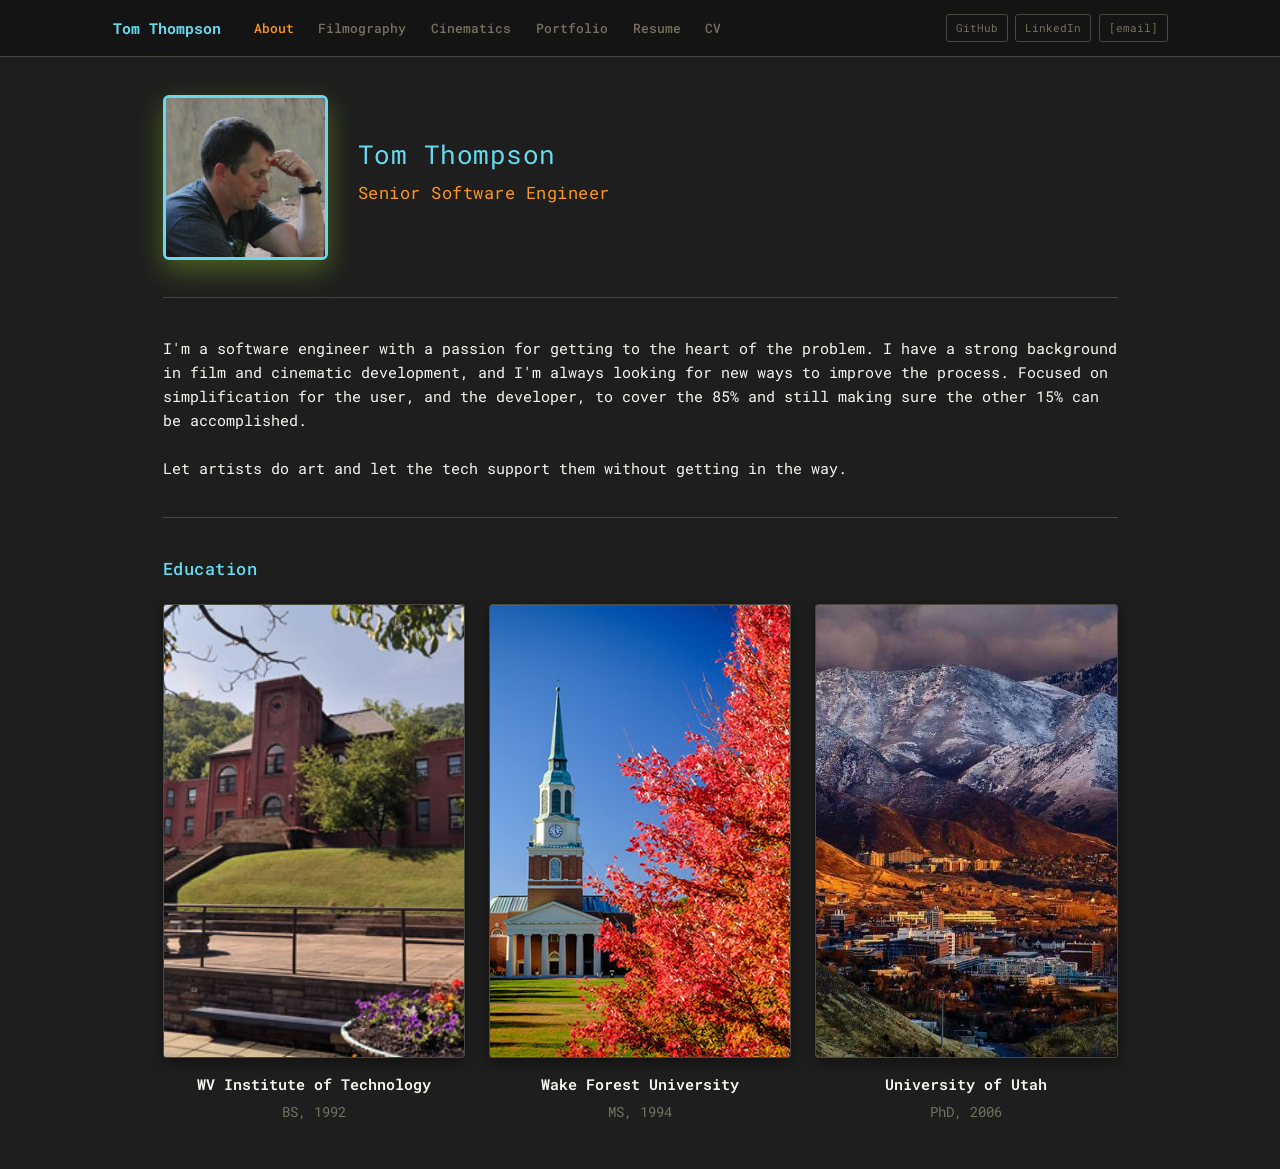
<file: index.html>
<!DOCTYPE html>
<html lang="en">
<head>
    <meta charset="UTF-8">
    <meta name="viewport" content="width=device-width, initial-scale=1.0">
    <title>About — Tom Thompson</title>
    <link rel="preconnect" href="https://fonts.googleapis.com">
    <link rel="preconnect" href="https://fonts.gstatic.com" crossorigin>
    <link href="https://fonts.googleapis.com/css2?family=Roboto+Mono:wght@400;500;700&display=swap" rel="stylesheet">
    <link rel="stylesheet" href="css/style.css">
</head>
<body>

    <header id="site-header">
        <nav id="site-nav">
            <a href="index.html" class="nav-brand">Tom Thompson</a>
            <button class="nav-toggle" id="nav-toggle" aria-label="Toggle navigation">
                <span></span><span></span><span></span>
            </button>
            <ul id="nav-links">
                <li><a href="index.html" class="active">About</a></li>
                <li><a href="filmography.html">Filmography</a></li>
                <li><a href="cinematics.html">Cinematics</a></li>
                <li><a href="portfolio.html">Portfolio</a></li>
                <li><a href="resume.html">Resume</a></li>
                <li><a href="cv.html">CV</a></li>
            </ul>
            <div id="nav-social">
                <a href="https://github.com/tvthompsonii" class="social-link" target="_blank" rel="noopener noreferrer">GitHub</a>
                <a href="https://www.linkedin.com/in/tom-thompson-ii" class="social-link" target="_blank" rel="noopener noreferrer">LinkedIn</a>
                <a href="#" class="social-link obf-email" data-u="tvthompsonii" data-d="gmail.com">[email]</a>
            </div>
        </nav>
    </header>

    <main>
        <section class="about-hero">
            <img src="images/portrait.jpg" alt="Tom Thompson" class="portrait">
            <div class="about-intro">
                <h1>Tom Thompson</h1>
                <p class="headline">Senior Software Engineer</p>
            </div>
        </section>

        <hr>

        <section class="about-intro"></section>
        <div class="about-intro">
            <p>I'm a software engineer with a passion for getting to the heart of the problem. I have a strong background in film and cinematic development, and I'm always looking for new ways to improve the process. Focused on simplification for the user, and the developer, to cover the 85% and still making sure the other 15% can be accomplished.</p>
                <br>
                <p>Let artists do art and let the tech support them without getting in the way.</p>
            </div>
        </section>

        <hr>
        <section class="education-section">
            <h2>Education</h2>
            <div class="education-grid">
                <article class="edu-card">
                    <a href="https://wvutech.edu" target="_blank" rel="noopener noreferrer">
                        <div class="edu-image-wrap edu-image-wrap-wvutech">
                            <img src="images/education/WV_Institute_of_Technology.jpg" alt="West Virginia Institute of Technology campus" class="edu-campus">
                        </div>
                        <h3>WV Institute of Technology</h3>
                        <p>BS, 1992</p>
                    </a>
                </article>

                <article class="edu-card">
                    <a href="https://wfu.edu" target="_blank" rel="noopener noreferrer">
                        <div class="edu-image-wrap">
                            <img src="images/education/Wake_Forest_University.jpg" alt="Wake Forest University campus" class="edu-campus">
                        </div>
                        <h3>Wake Forest University</h3>
                        <p>MS, 1994</p>
                    </a>
                </article>

                <article class="edu-card">
                    <a href="https://utah.edu" target="_blank" rel="noopener noreferrer">
                        <div class="edu-image-wrap">
                            <img src="images/education/University_of_Utah.jpg" alt="University of Utah campus" class="edu-campus">
                        </div>
                        <h3>University of Utah</h3>
                        <p>PhD, 2006</p>
                    </a>
                </article>
            </div>
        </section>
    </main>

    <script src="js/site.js"></script>
</body>
</html>
</file>
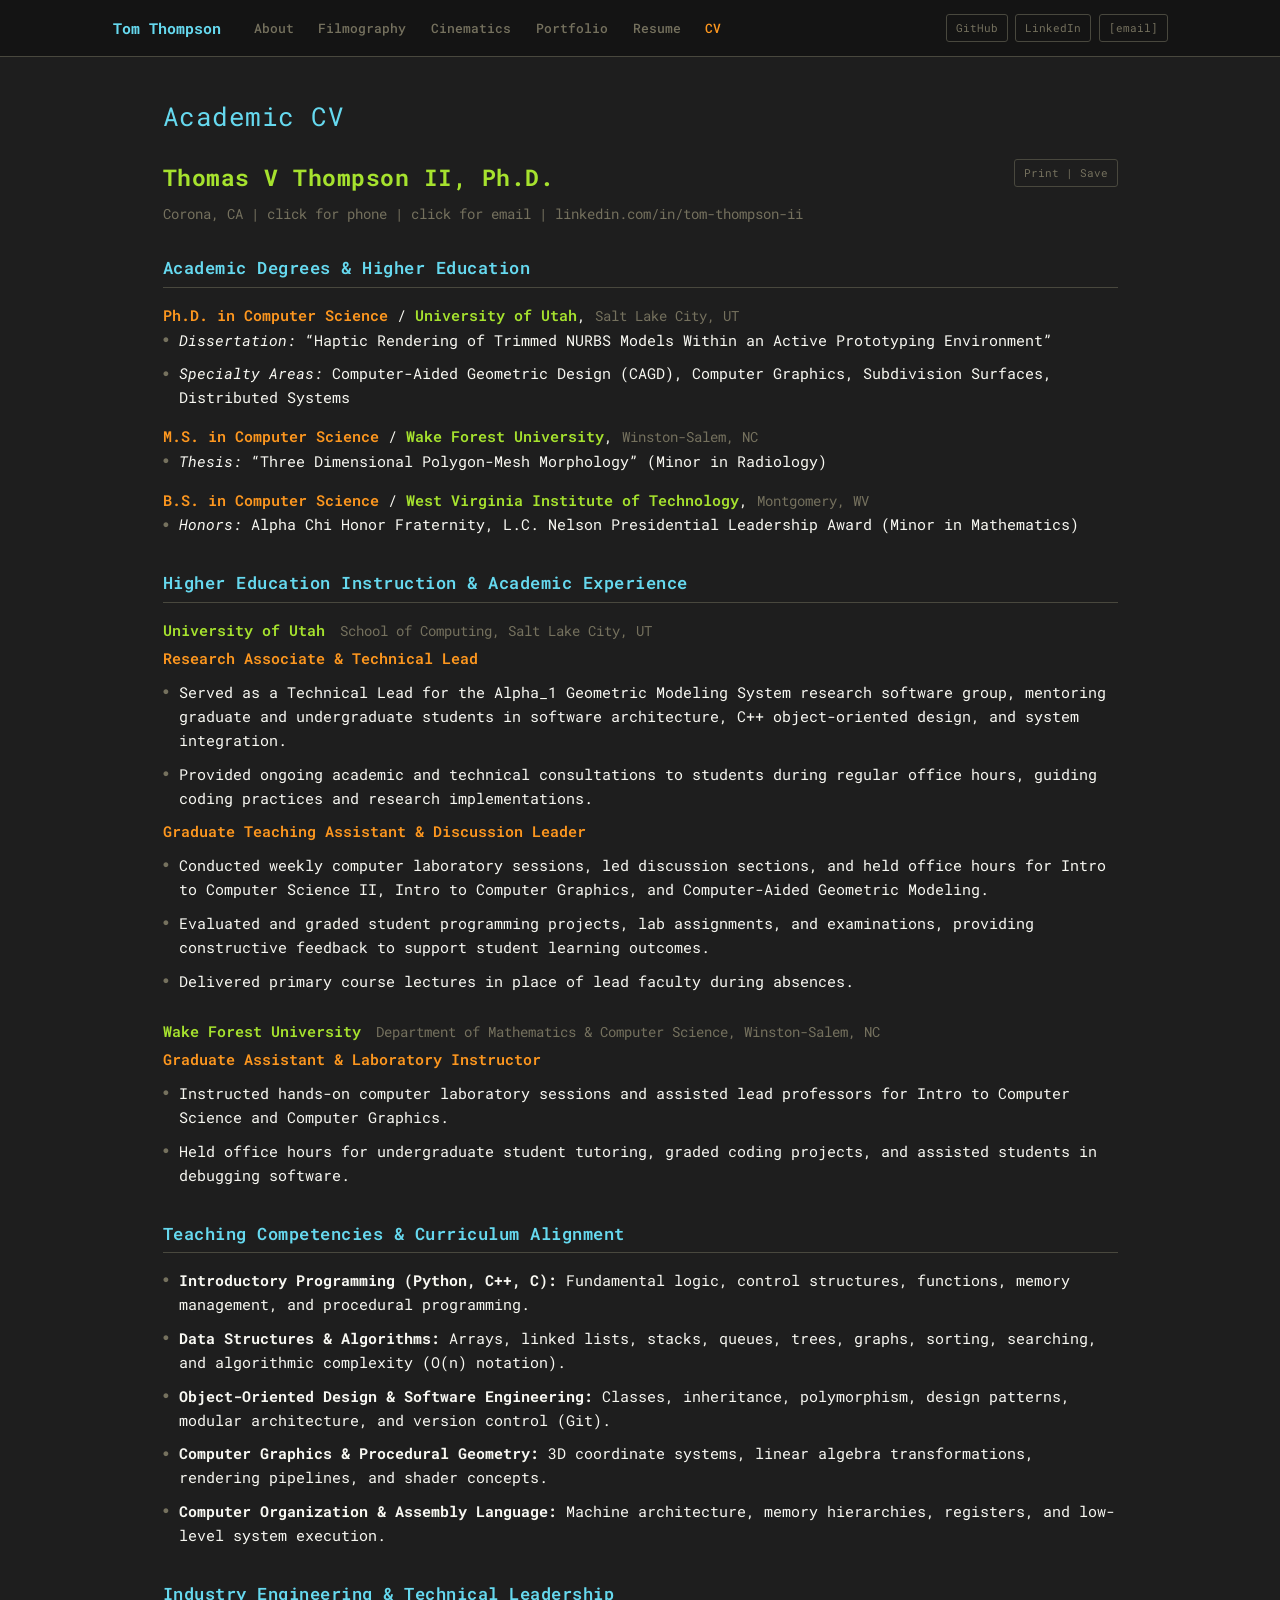
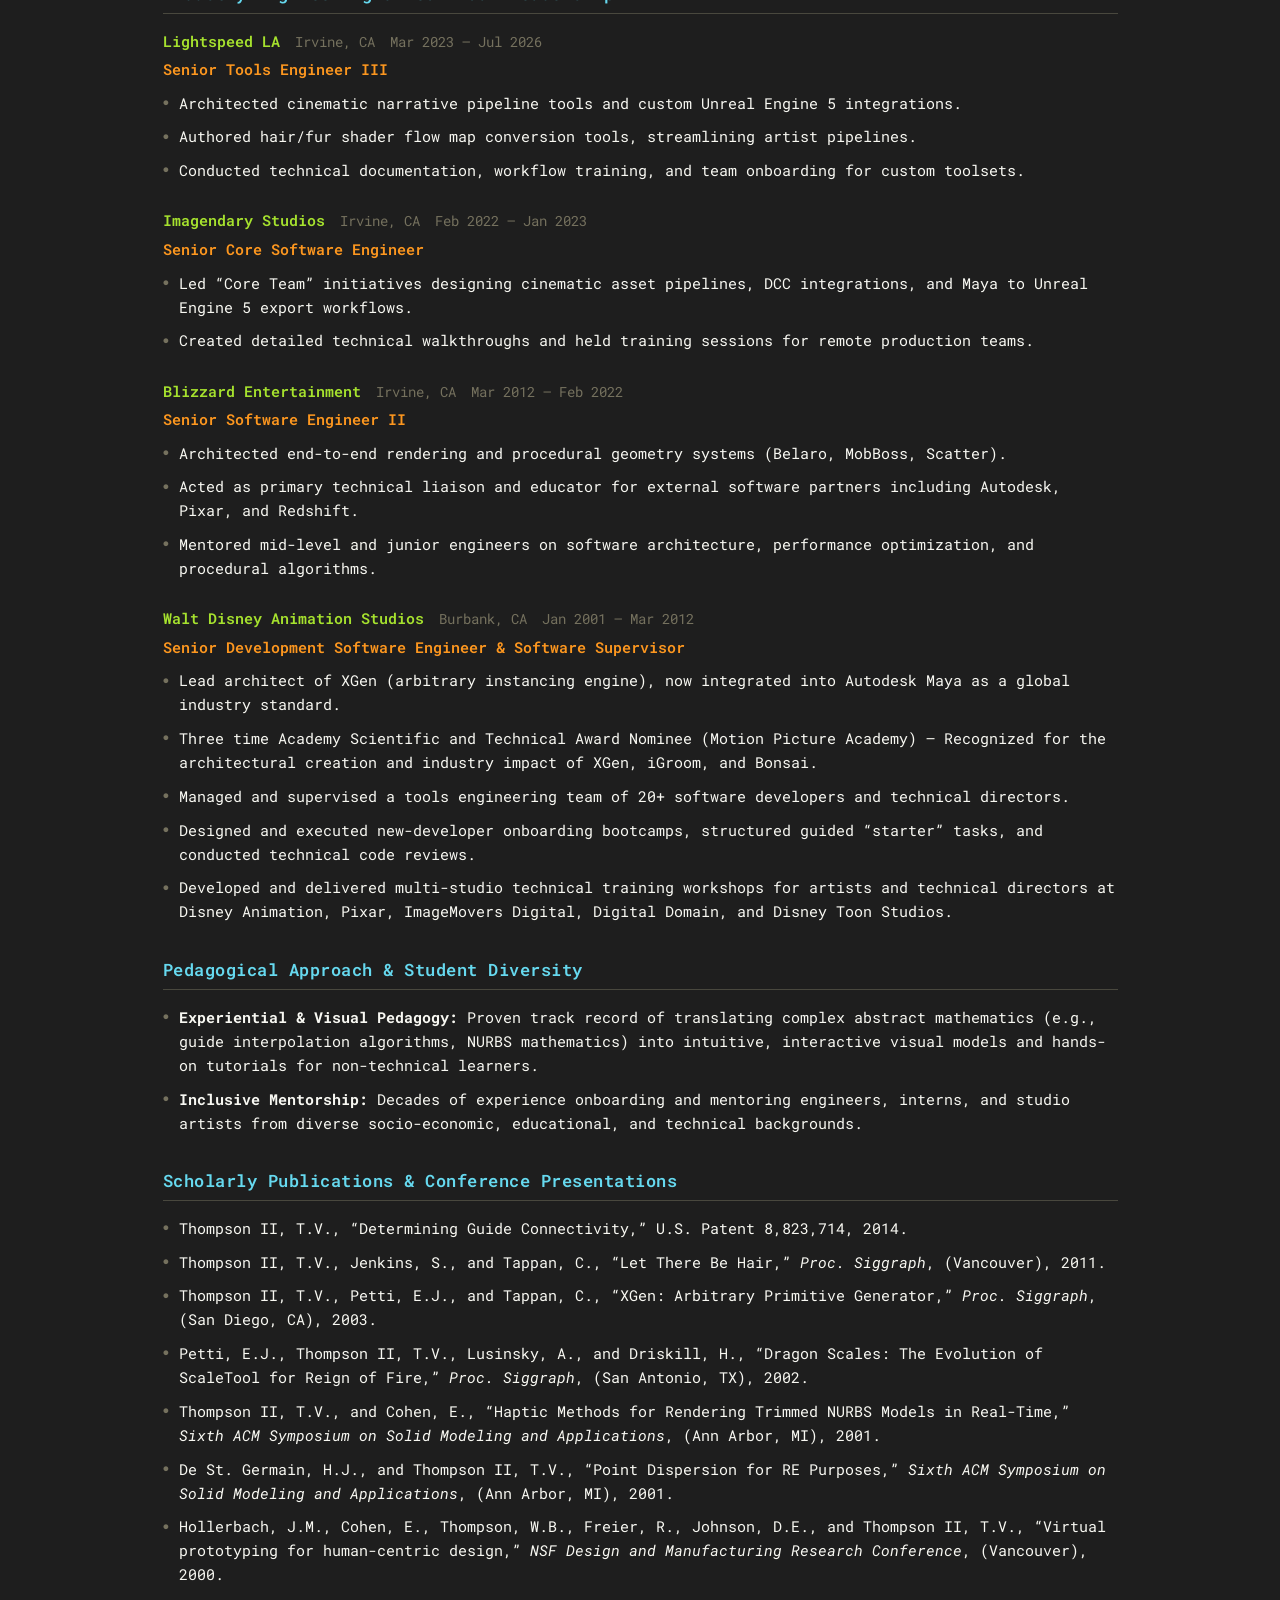
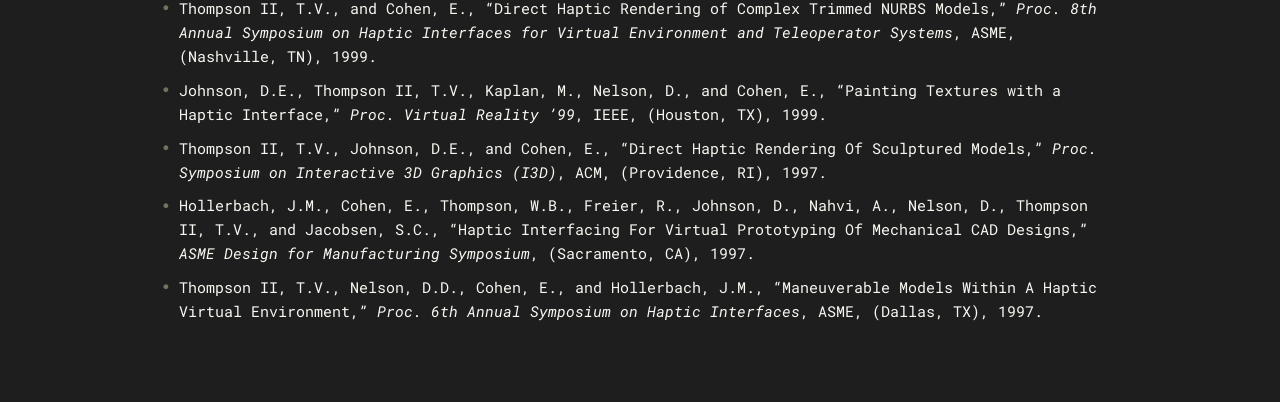
<file: cv.html>
<!DOCTYPE html>
<html lang="en">
<head>
    <meta charset="UTF-8">
    <meta name="viewport" content="width=device-width, initial-scale=1.0">
    <title>CV — Tom Thompson</title>
    <link rel="preconnect" href="https://fonts.googleapis.com">
    <link rel="preconnect" href="https://fonts.gstatic.com" crossorigin>
    <link href="https://fonts.googleapis.com/css2?family=Roboto+Mono:wght@400;500;700&display=swap" rel="stylesheet">
    <link rel="stylesheet" href="css/style.css">
</head>
<body>

    <header id="site-header">
        <nav id="site-nav">
            <a href="index.html" class="nav-brand">Tom Thompson</a>
            <button class="nav-toggle" id="nav-toggle" aria-label="Toggle navigation">
                <span></span><span></span><span></span>
            </button>
            <ul id="nav-links">
                <li><a href="index.html">About</a></li>
                <li><a href="filmography.html">Filmography</a></li>
                <li><a href="cinematics.html">Cinematics</a></li>
                <li><a href="portfolio.html">Portfolio</a></li>
                <li><a href="resume.html">Resume</a></li>
                <li><a href="cv.html" class="active">CV</a></li>
            </ul>
            <div id="nav-social">
                <a href="https://github.com/tvthompsonii" class="social-link" target="_blank" rel="noopener noreferrer">GitHub</a>
                <a href="https://www.linkedin.com/in/tom-thompson-ii" class="social-link" target="_blank" rel="noopener noreferrer">LinkedIn</a>
                <a href="#" class="social-link obf-email" data-u="tvthompsonii" data-d="gmail.com">[email]</a>
            </div>
        </nav>
    </header>

    <main class="resume-page">
        <h1>Academic CV</h1>

        <header class="resume-header">
            <div class="resume-header-top">
                <p class="resume-name">Thomas V Thompson II, Ph.D.</p>
                <a href="resources/TomThompsonAcademicCV2026.pdf" class="social-link resume-print-btn" target="_blank" rel="noopener noreferrer">Print | Save</a>
            </div>
            <p class="resume-contact">
                Corona, CA |
                <a href="#" class="obf-phone" data-a="818" data-p="915" data-n="1716">click for phone</a> |
                <a href="#" class="obf-email obf-email-inline" data-u="tvthompsonii" data-d="gmail.com">click for email</a> |
                <a href="https://www.linkedin.com/in/tom-thompson-ii" target="_blank" rel="noopener noreferrer">linkedin.com/in/tom-thompson-ii</a>
            </p>
        </header>

        <section class="resume-section">
            <h2>Academic Degrees &amp; Higher Education</h2>

            <article class="resume-entry">
                <p><span class="resume-degree">Ph.D. in Computer Science</span> / <a href="https://www.utah.edu/" class="resume-school" target="_blank" rel="noopener noreferrer">University of Utah</a>, <span class="resume-location">Salt Lake City, UT</span></p>
                <ul>
                    <li><i>Dissertation:</i> “Haptic Rendering of Trimmed NURBS Models Within an Active Prototyping Environment”</li>
                    <li><i>Specialty Areas:</i> Computer-Aided Geometric Design (CAGD), Computer Graphics, Subdivision Surfaces, Distributed Systems</li>
                </ul>
            </article>

            <article class="resume-entry">
                <p><span class="resume-degree">M.S. in Computer Science</span> / <a href="https://www.wfu.edu/" class="resume-school" target="_blank" rel="noopener noreferrer">Wake Forest University</a>, <span class="resume-location">Winston-Salem, NC</span></p>
                <ul>
                    <li><i>Thesis:</i> “Three Dimensional Polygon-Mesh Morphology” (Minor in Radiology)</li>
                </ul>
            </article>

            <article class="resume-entry">
                <p><span class="resume-degree">B.S. in Computer Science</span> / <a href="https://www.wvutech.edu/" class="resume-school" target="_blank" rel="noopener noreferrer">West Virginia Institute of Technology</a>, <span class="resume-location">Montgomery, WV</span></p>
                <ul>
                    <li><i>Honors:</i> Alpha Chi Honor Fraternity, L.C. Nelson Presidential Leadership Award (Minor in Mathematics)</li>
                </ul>
            </article>
        </section>

        <section class="resume-section">
            <h2>Higher Education Instruction &amp; Academic Experience</h2>

            <article class="resume-job">
                <div class="resume-job-meta">
                    <a href="https://www.cs.utah.edu/" class="resume-company" target="_blank" rel="noopener noreferrer">University of Utah</a>
                    <span class="resume-location">School of Computing, Salt Lake City, UT</span>
                </div>
                <h3 class="resume-title">Research Associate &amp; Technical Lead</h3>
                <ul>
                    <li>Served as a Technical Lead for the Alpha_1 Geometric Modeling System research software group, mentoring graduate and undergraduate students in software architecture, C++ object-oriented design, and system integration.</li>
                    <li>Provided ongoing academic and technical consultations to students during regular office hours, guiding coding practices and research implementations.</li>
                </ul>
                <h3 class="resume-title">Graduate Teaching Assistant &amp; Discussion Leader</h3>
                <ul>
                    <li>Conducted weekly computer laboratory sessions, led discussion sections, and held office hours for Intro to Computer Science II, Intro to Computer Graphics, and Computer-Aided Geometric Modeling.</li>
                    <li>Evaluated and graded student programming projects, lab assignments, and examinations, providing constructive feedback to support student learning outcomes.</li>
                    <li>Delivered primary course lectures in place of lead faculty during absences.</li>
                </ul>
            </article>

            <article class="resume-job">
                <div class="resume-job-meta">
                    <a href="https://www.wfu.edu/" class="resume-company" target="_blank" rel="noopener noreferrer">Wake Forest University</a>
                    <span class="resume-location">Department of Mathematics &amp; Computer Science, Winston-Salem, NC</span>
                </div>
                <h3 class="resume-title">Graduate Assistant &amp; Laboratory Instructor</h3>
                <ul>
                    <li>Instructed hands-on computer laboratory sessions and assisted lead professors for Intro to Computer Science and Computer Graphics.</li>
                    <li>Held office hours for undergraduate student tutoring, graded coding projects, and assisted students in debugging software.</li>
                </ul>
            </article>
        </section>

        <section class="resume-section">
            <h2>Teaching Competencies &amp; Curriculum Alignment</h2>
            <ul class="resume-skills">
                <li><b>Introductory Programming (Python, C++, C):</b> Fundamental logic, control structures, functions, memory management, and procedural programming.</li>
                <li><b>Data Structures &amp; Algorithms:</b> Arrays, linked lists, stacks, queues, trees, graphs, sorting, searching, and algorithmic complexity (O(n) notation).</li>
                <li><b>Object-Oriented Design &amp; Software Engineering:</b> Classes, inheritance, polymorphism, design patterns, modular architecture, and version control (Git).</li>
                <li><b>Computer Graphics &amp; Procedural Geometry:</b> 3D coordinate systems, linear algebra transformations, rendering pipelines, and shader concepts.</li>
                <li><b>Computer Organization &amp; Assembly Language:</b> Machine architecture, memory hierarchies, registers, and low-level system execution.</li>
            </ul>
        </section>

        <section class="resume-section">
            <h2>Industry Engineering &amp; Technical Leadership</h2>

            <article class="resume-job">
                <div class="resume-job-meta">
                    <a href="https://lightspeed.la/" class="resume-company" target="_blank" rel="noopener noreferrer">Lightspeed LA</a>
                    <span class="resume-location">Irvine, CA</span>
                    <span class="resume-dates">Mar 2023 – Jul 2026</span>
                </div>
                <h3 class="resume-title">Senior Tools Engineer III</h3>
                <ul>
                    <li>Architected cinematic narrative pipeline tools and custom Unreal Engine 5 integrations.</li>
                    <li>Authored hair/fur shader flow map conversion tools, streamlining artist pipelines.</li>
                    <li>Conducted technical documentation, workflow training, and team onboarding for custom toolsets.</li>
                </ul>
            </article>

            <article class="resume-job">
                <div class="resume-job-meta">
                    <a href="https://www.imagendary.com/" class="resume-company" target="_blank" rel="noopener noreferrer">Imagendary Studios</a>
                    <span class="resume-location">Irvine, CA</span>
                    <span class="resume-dates">Feb 2022 – Jan 2023</span>
                </div>
                <h3 class="resume-title">Senior Core Software Engineer</h3>
                <ul>
                    <li>Led “Core Team” initiatives designing cinematic asset pipelines, DCC integrations, and Maya to Unreal Engine 5 export workflows.</li>
                    <li>Created detailed technical walkthroughs and held training sessions for remote production teams.</li>
                </ul>
            </article>

            <article class="resume-job">
                <div class="resume-job-meta">
                    <a href="https://www.blizzard.com/" class="resume-company" target="_blank" rel="noopener noreferrer">Blizzard Entertainment</a>
                    <span class="resume-location">Irvine, CA</span>
                    <span class="resume-dates">Mar 2012 – Feb 2022</span>
                </div>
                <h3 class="resume-title">Senior Software Engineer II</h3>
                <ul>
                    <li>Architected end-to-end rendering and procedural geometry systems (Belaro, MobBoss, Scatter).</li>
                    <li>Acted as primary technical liaison and educator for external software partners including Autodesk, Pixar, and Redshift.</li>
                    <li>Mentored mid-level and junior engineers on software architecture, performance optimization, and procedural algorithms.</li>
                </ul>
            </article>

            <article class="resume-job">
                <div class="resume-job-meta">
                    <a href="https://www.disneyanimation.com/" class="resume-company" target="_blank" rel="noopener noreferrer">Walt Disney Animation Studios</a>
                    <span class="resume-location">Burbank, CA</span>
                    <span class="resume-dates">Jan 2001 – Mar 2012</span>
                </div>
                <h3 class="resume-title">Senior Development Software Engineer &amp; Software Supervisor</h3>
                <ul>
                    <li>Lead architect of XGen (arbitrary instancing engine), now integrated into Autodesk Maya as a global industry standard.</li>
                    <li>Three time Academy Scientific and Technical Award Nominee (Motion Picture Academy) — Recognized for the architectural creation and industry impact of XGen, iGroom, and Bonsai.</li>
                    <li>Managed and supervised a tools engineering team of 20+ software developers and technical directors.</li>
                    <li>Designed and executed new-developer onboarding bootcamps, structured guided “starter” tasks, and conducted technical code reviews.</li>
                    <li>Developed and delivered multi-studio technical training workshops for artists and technical directors at Disney Animation, Pixar, ImageMovers Digital, Digital Domain, and Disney Toon Studios.</li>
                </ul>
            </article>
        </section>

        <section class="resume-section">
            <h2>Pedagogical Approach &amp; Student Diversity</h2>
            <ul class="resume-skills">
                <li><b>Experiential &amp; Visual Pedagogy:</b> Proven track record of translating complex abstract mathematics (e.g., guide interpolation algorithms, NURBS mathematics) into intuitive, interactive visual models and hands-on tutorials for non-technical learners.</li>
                <li><b>Inclusive Mentorship:</b> Decades of experience onboarding and mentoring engineers, interns, and studio artists from diverse socio-economic, educational, and technical backgrounds.</li>
            </ul>
        </section>

        <section class="resume-section">
            <h2>Scholarly Publications &amp; Conference Presentations</h2>
            <ul>
                <li>Thompson II, T.V., “Determining Guide Connectivity,” U.S. Patent 8,823,714, 2014.</li>
                <li>Thompson II, T.V., Jenkins, S., and Tappan, C., “Let There Be Hair,” <i>Proc. Siggraph</i>, (Vancouver), 2011.</li>
                <li>Thompson II, T.V., Petti, E.J., and Tappan, C., “XGen: Arbitrary Primitive Generator,” <i>Proc. Siggraph</i>, (San Diego, CA), 2003.</li>
                <li>Petti, E.J., Thompson II, T.V., Lusinsky, A., and Driskill, H., “Dragon Scales: The Evolution of ScaleTool for Reign of Fire,” <i>Proc. Siggraph</i>, (San Antonio, TX), 2002.</li>
                <li>Thompson II, T.V., and Cohen, E., “Haptic Methods for Rendering Trimmed NURBS Models in Real-Time,” <i>Sixth ACM Symposium on Solid Modeling and Applications</i>, (Ann Arbor, MI), 2001.</li>
                <li>De St. Germain, H.J., and Thompson II, T.V., “Point Dispersion for RE Purposes,” <i>Sixth ACM Symposium on Solid Modeling and Applications</i>, (Ann Arbor, MI), 2001.</li>
                <li>Hollerbach, J.M., Cohen, E., Thompson, W.B., Freier, R., Johnson, D.E., and Thompson II, T.V., “Virtual prototyping for human-centric design,” <i>NSF Design and Manufacturing Research Conference</i>, (Vancouver), 2000.</li>
                <li>Thompson II, T.V., and Cohen, E., “Direct Haptic Rendering of Complex Trimmed NURBS Models,” <i>Proc. 8th Annual Symposium on Haptic Interfaces for Virtual Environment and Teleoperator Systems</i>, ASME, (Nashville, TN), 1999.</li>
                <li>Johnson, D.E., Thompson II, T.V., Kaplan, M., Nelson, D., and Cohen, E., “Painting Textures with a Haptic Interface,” <i>Proc. Virtual Reality ’99</i>, IEEE, (Houston, TX), 1999.</li>
                <li>Thompson II, T.V., Johnson, D.E., and Cohen, E., “Direct Haptic Rendering Of Sculptured Models,” <i>Proc. Symposium on Interactive 3D Graphics (I3D)</i>, ACM, (Providence, RI), 1997.</li>
                <li>Hollerbach, J.M., Cohen, E., Thompson, W.B., Freier, R., Johnson, D., Nahvi, A., Nelson, D., Thompson II, T.V., and Jacobsen, S.C., “Haptic Interfacing For Virtual Prototyping Of Mechanical CAD Designs,” <i>ASME Design for Manufacturing Symposium</i>, (Sacramento, CA), 1997.</li>
                <li>Thompson II, T.V., Nelson, D.D., Cohen, E., and Hollerbach, J.M., “Maneuverable Models Within A Haptic Virtual Environment,” <i>Proc. 6th Annual Symposium on Haptic Interfaces</i>, ASME, (Dallas, TX), 1997.</li>
            </ul>
        </section>
    </main>

    <script src="js/site.js"></script>
</body>
</html>
</file>
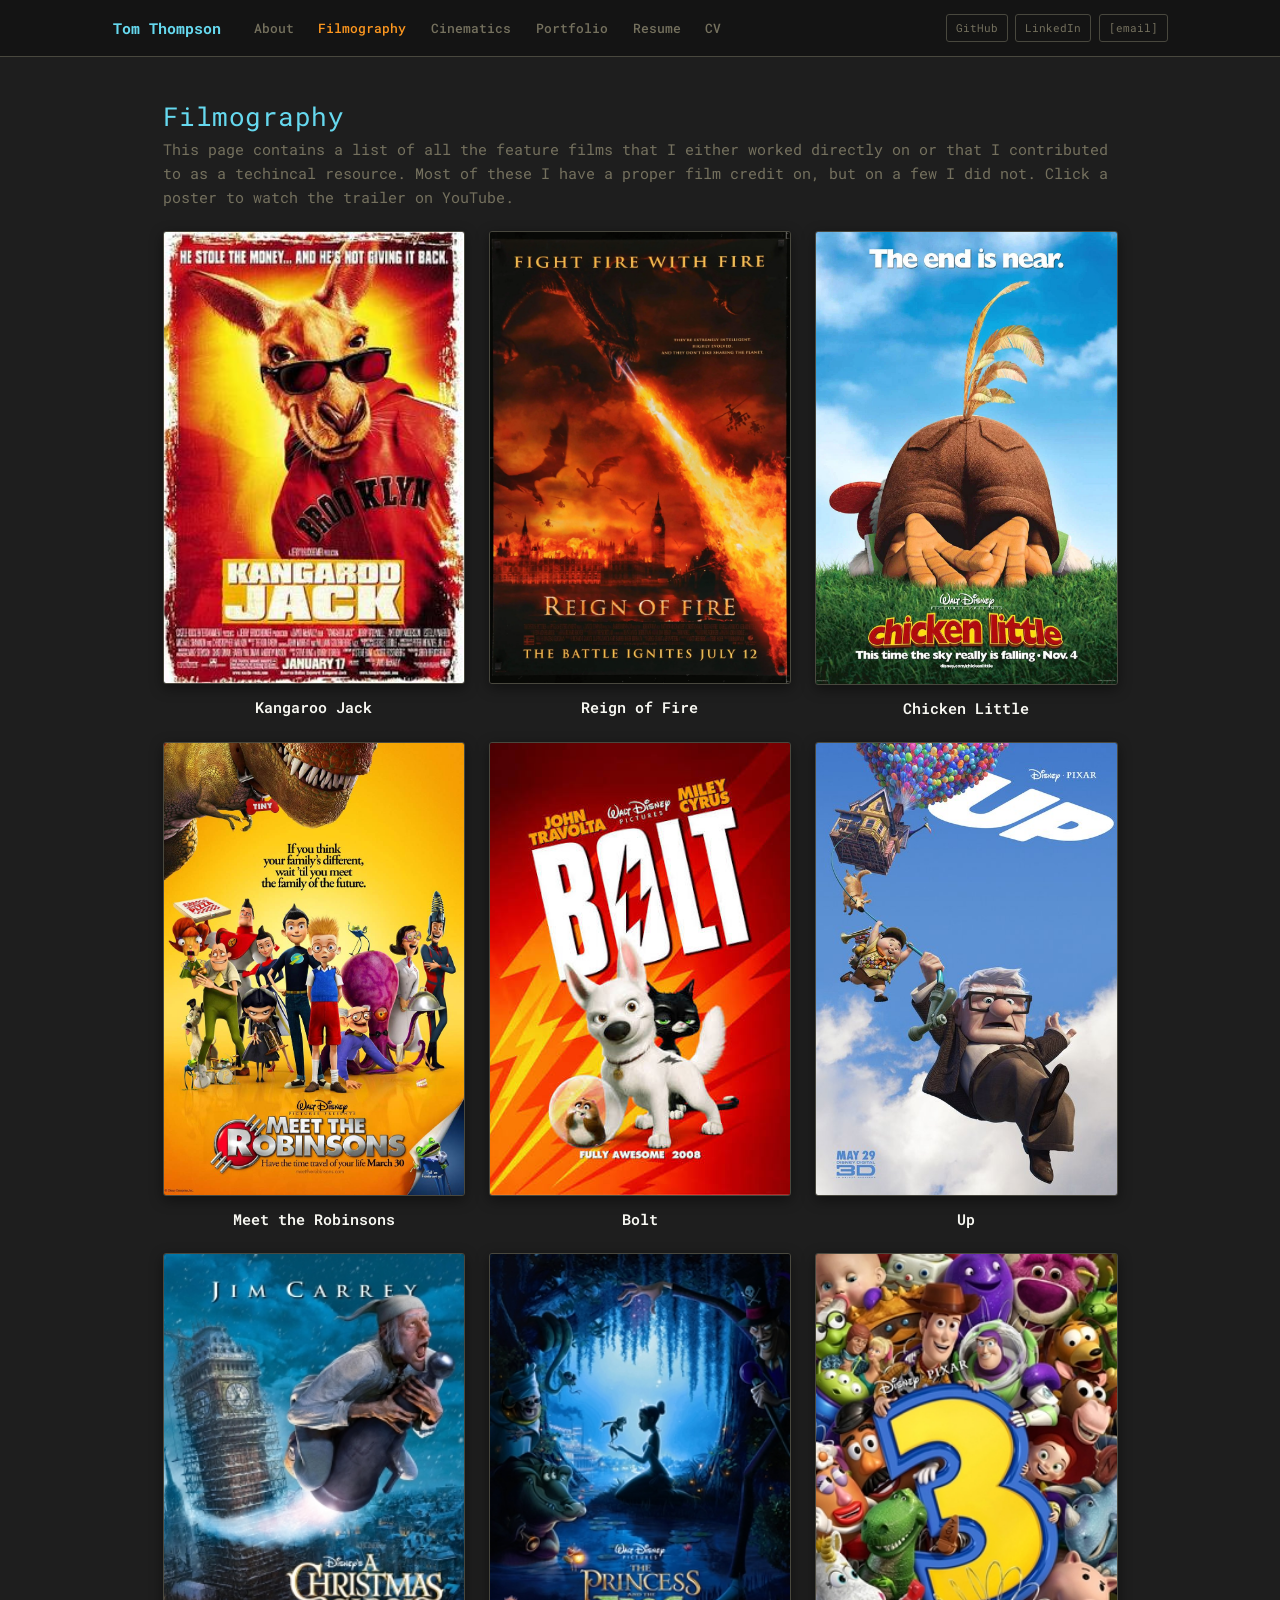
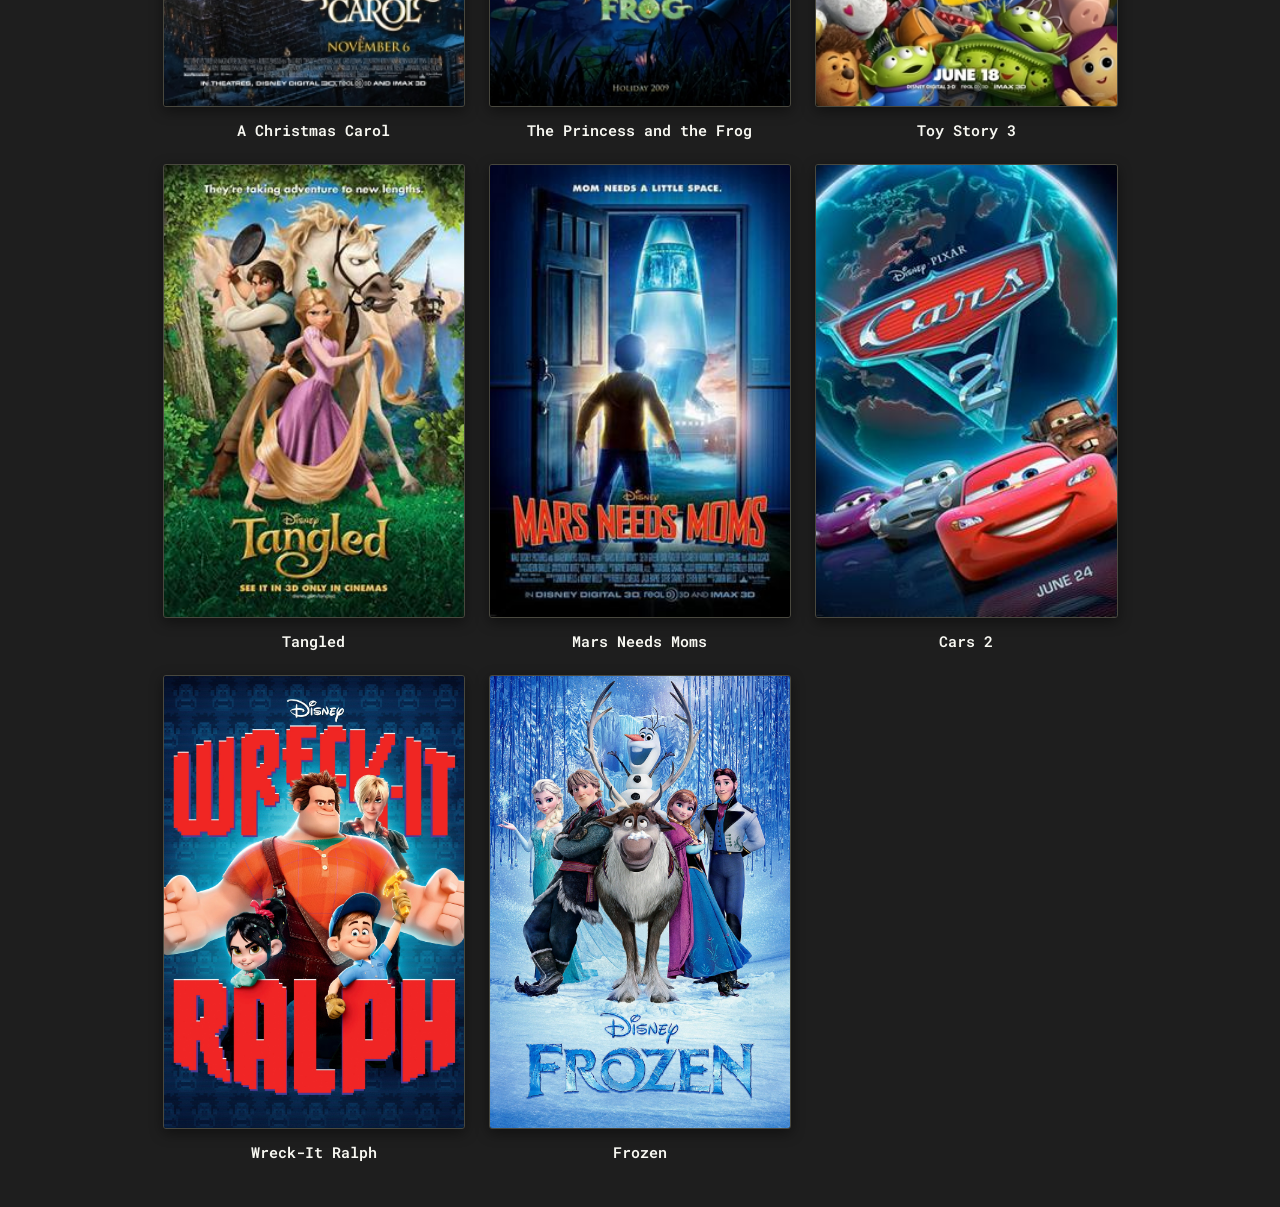
<file: filmography.html>
<!DOCTYPE html>
<html lang="en">
<head>
    <meta charset="UTF-8">
    <meta name="viewport" content="width=device-width, initial-scale=1.0">
    <title>Filmography — Tom Thompson</title>
    <link rel="preconnect" href="https://fonts.googleapis.com">
    <link rel="preconnect" href="https://fonts.gstatic.com" crossorigin>
    <link href="https://fonts.googleapis.com/css2?family=Roboto+Mono:wght@400;500;700&display=swap" rel="stylesheet">
    <link rel="stylesheet" href="css/style.css">
</head>
<body>

    <header id="site-header">
        <nav id="site-nav">
            <a href="index.html" class="nav-brand">Tom Thompson</a>
            <button class="nav-toggle" id="nav-toggle" aria-label="Toggle navigation">
                <span></span><span></span><span></span>
            </button>
            <ul id="nav-links">
                <li><a href="index.html">About</a></li>
                <li><a href="filmography.html" class="active">Filmography</a></li>
                <li><a href="cinematics.html">Cinematics</a></li>
                <li><a href="portfolio.html">Portfolio</a></li>
                <li><a href="resume.html">Resume</a></li>
                <li><a href="cv.html">CV</a></li>
            </ul>
            <div id="nav-social">
                <a href="https://github.com/tvthompsonii" class="social-link" target="_blank" rel="noopener noreferrer">GitHub</a>
                <a href="https://www.linkedin.com/in/tom-thompson-ii" class="social-link" target="_blank" rel="noopener noreferrer">LinkedIn</a>
                <a href="#" class="social-link obf-email" data-u="tvthompsonii" data-d="gmail.com">[email]</a>
            </div>
        </nav>
    </header>

    <main>
        <section class="filmography-section">
            <h1>Filmography</h1>
            <p class="section-lead">This page contains a list of all the feature films that I either worked directly on or that I contributed to as a techincal resource. Most of these I have a proper film credit on, but on a few I did not. Click a poster to watch the trailer on YouTube.</p>
            <div class="filmography-grid">
                <article class="film-card">
                    <a href="https://www.youtube.com/watch?v=SuyLeUjuT_k" target="_blank" rel="noopener noreferrer">
                        <div class="film-image-wrap">
                            <img src="images/filmography/Kangaroo_Jack.jpg" alt="Kangaroo Jack poster" class="film-poster">
                        </div>
                        <h3>Kangaroo Jack</h3>
                    </a>
                </article>

                <article class="film-card">
                    <a href="https://www.youtube.com/watch?v=dVlza5ndrZc" target="_blank" rel="noopener noreferrer">
                        <div class="film-image-wrap">
                            <img src="images/filmography/Reign_of_Fire.webp" alt="Reign of Fire poster" class="film-poster">
                        </div>
                        <h3>Reign of Fire</h3>
                    </a>
                </article>

                <article class="film-card">
                    <a href="https://www.youtube.com/watch?v=VUBFCaWiQ28" target="_blank" rel="noopener noreferrer">
                        <div class="film-image-wrap">
                            <img src="images/filmography/Chicken_Little.webp" alt="Chicken Little poster" class="film-poster">
                        </div>
                        <h3>Chicken Little</h3>
                    </a>
                </article>

                <article class="film-card">
                    <a href="https://www.youtube.com/watch?v=S396-fnLldk" target="_blank" rel="noopener noreferrer">
                        <div class="film-image-wrap">
                            <img src="images/filmography/Meet_the_Robinsons.jpg" alt="Meet the Robinsons poster" class="film-poster">
                        </div>
                        <h3>Meet the Robinsons</h3>
                    </a>
                </article>

                <article class="film-card">
                    <a href="https://www.youtube.com/watch?v=Pj0a7GkMH3w" target="_blank" rel="noopener noreferrer">
                        <div class="film-image-wrap">
                            <img src="images/filmography/Bolt.jpg" alt="Bolt poster" class="film-poster">
                        </div>
                        <h3>Bolt</h3>
                    </a>
                </article>

                <article class="film-card">
                    <a href="https://www.youtube.com/watch?v=HWEW_qTLSEE" target="_blank" rel="noopener noreferrer">
                        <div class="film-image-wrap">
                            <img src="images/filmography/Up.jpg" alt="Up poster" class="film-poster">
                        </div>
                        <h3>Up</h3>
                    </a>
                </article>

                <article class="film-card">
                    <a href="https://www.youtube.com/watch?v=i6-RJDJjkEg" target="_blank" rel="noopener noreferrer">
                        <div class="film-image-wrap">
                            <img src="images/filmography/A_Chistmas_Carol.jpg" alt="A Christmas Carol poster" class="film-poster">
                        </div>
                        <h3>A Christmas Carol</h3>
                    </a>
                </article>

                <article class="film-card">
                    <a href="https://www.youtube.com/watch?v=uQBy6jqbmlU" target="_blank" rel="noopener noreferrer">
                        <div class="film-image-wrap">
                            <img src="images/filmography/The_Princess_and_the_Frog.jpg" alt="The Princess and the Frog poster" class="film-poster">
                        </div>
                        <h3>The Princess and the Frog</h3>
                    </a>
                </article>

                <article class="film-card">
                    <a href="https://www.youtube.com/watch?v=e_YZRzCuf84" target="_blank" rel="noopener noreferrer">
                        <div class="film-image-wrap">
                            <img src="images/filmography/Toy_Story_3.jpg" alt="Toy Story 3 poster" class="film-poster">
                        </div>
                        <h3>Toy Story 3</h3>
                    </a>
                </article>

                <article class="film-card">
                    <a href="https://www.youtube.com/watch?v=DLpXhJZ804c" target="_blank" rel="noopener noreferrer">
                        <div class="film-image-wrap">
                            <img src="images/filmography/Tangled.jpg" alt="Tangled poster" class="film-poster">
                        </div>
                        <h3>Tangled</h3>
                    </a>
                </article>

                <article class="film-card">
                    <a href="https://www.youtube.com/watch?v=JWYVQzG0rYk" target="_blank" rel="noopener noreferrer">
                        <div class="film-image-wrap">
                            <img src="images/filmography/Mars_Needs_Moms.jpg" alt="Mars Needs Moms poster" class="film-poster">
                        </div>
                        <h3>Mars Needs Moms</h3>
                    </a>
                </article>

                <article class="film-card">
                    <a href="https://www.youtube.com/watch?v=lg5hj2c5Nkk" target="_blank" rel="noopener noreferrer">
                        <div class="film-image-wrap">
                            <img src="images/filmography/Cars_2.jpg" alt="Cars 2 poster" class="film-poster">
                        </div>
                        <h3>Cars 2</h3>
                    </a>
                </article>

                <article class="film-card">
                    <a href="https://www.youtube.com/watch?v=87E6N7ToCxs" target="_blank" rel="noopener noreferrer">
                        <div class="film-image-wrap">
                            <img src="images/filmography/Wreck_it_Ralph.webp" alt="Wreck-It Ralph poster" class="film-poster">
                        </div>
                        <h3>Wreck-It Ralph</h3>
                    </a>
                </article>

                <article class="film-card">
                    <a href="https://www.youtube.com/watch?v=TbQm5doF_Uc" target="_blank" rel="noopener noreferrer">
                        <div class="film-image-wrap">
                            <img src="images/filmography/Frozen.webp" alt="Frozen poster" class="film-poster">
                        </div>
                        <h3>Frozen</h3>
                    </a>
                </article>
            </div>
        </section>
    </main>

    <script src="js/site.js"></script>
</body>
</html>
</file>
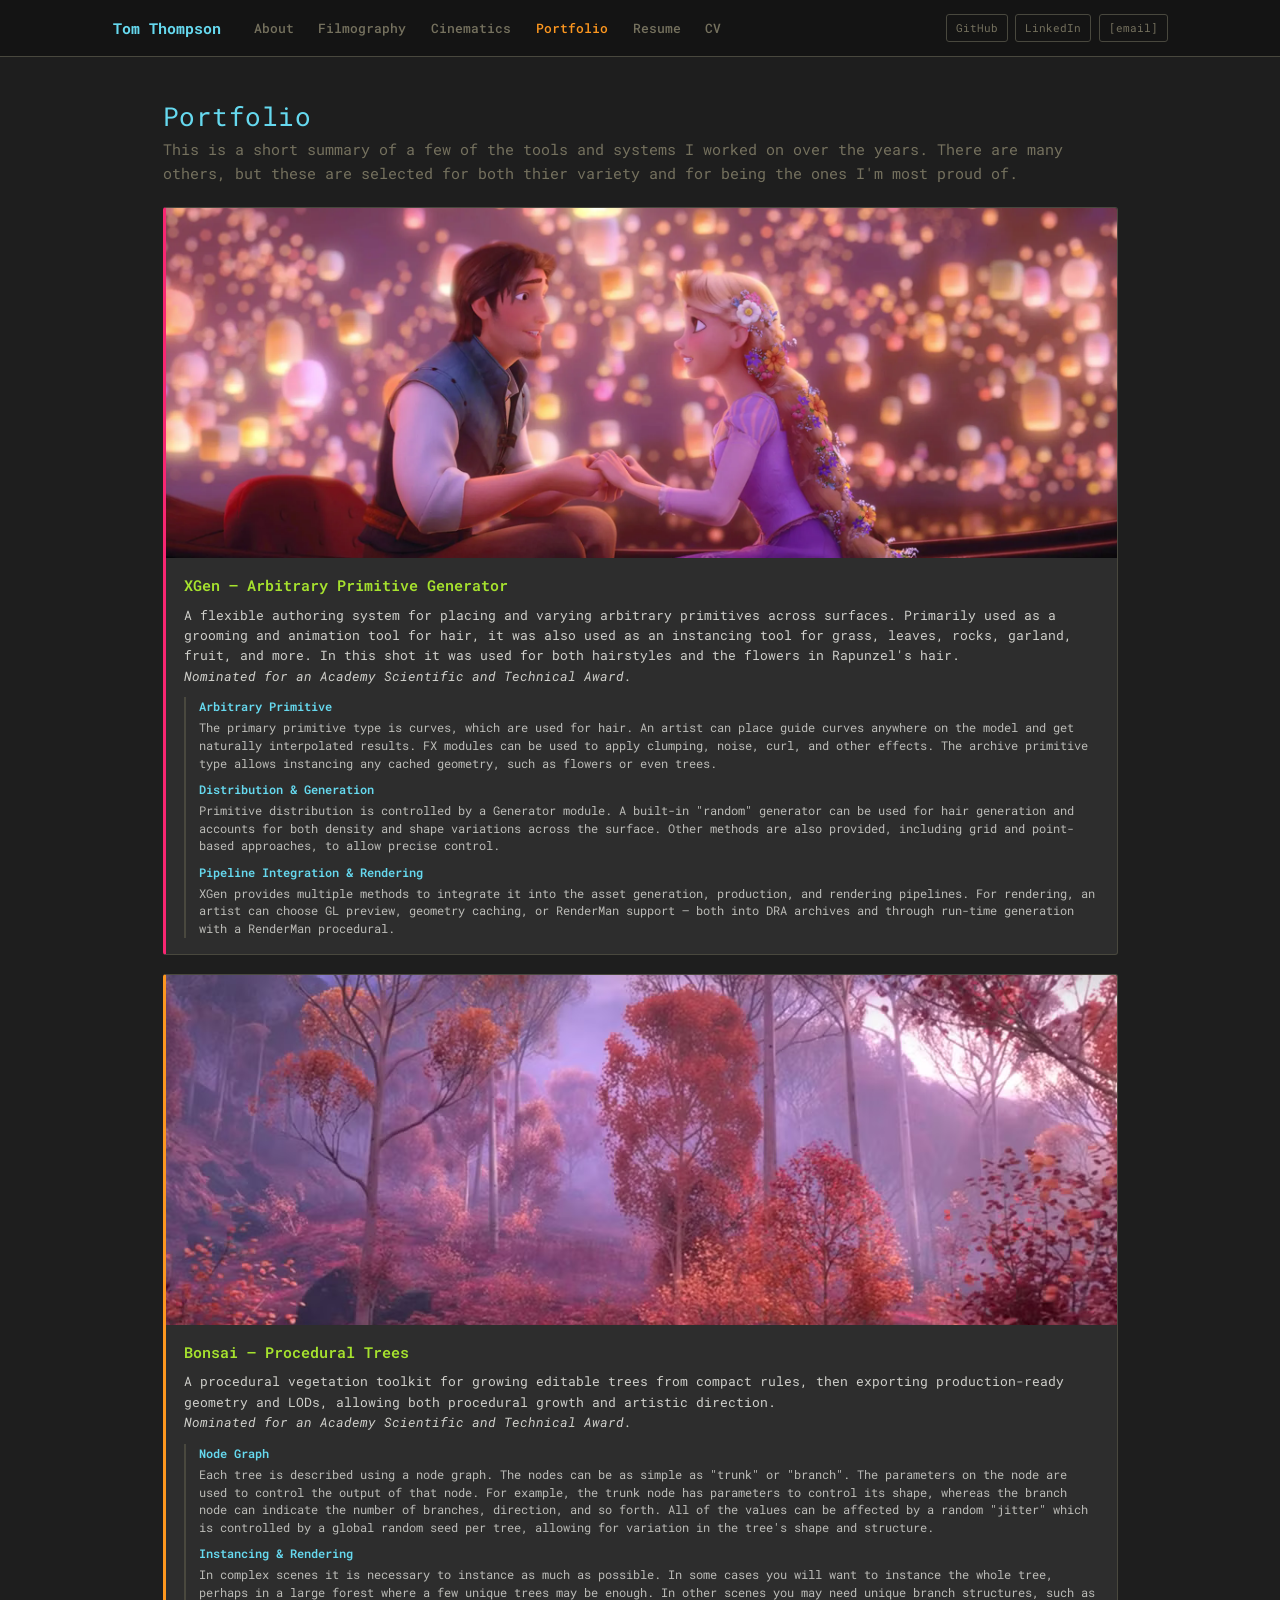
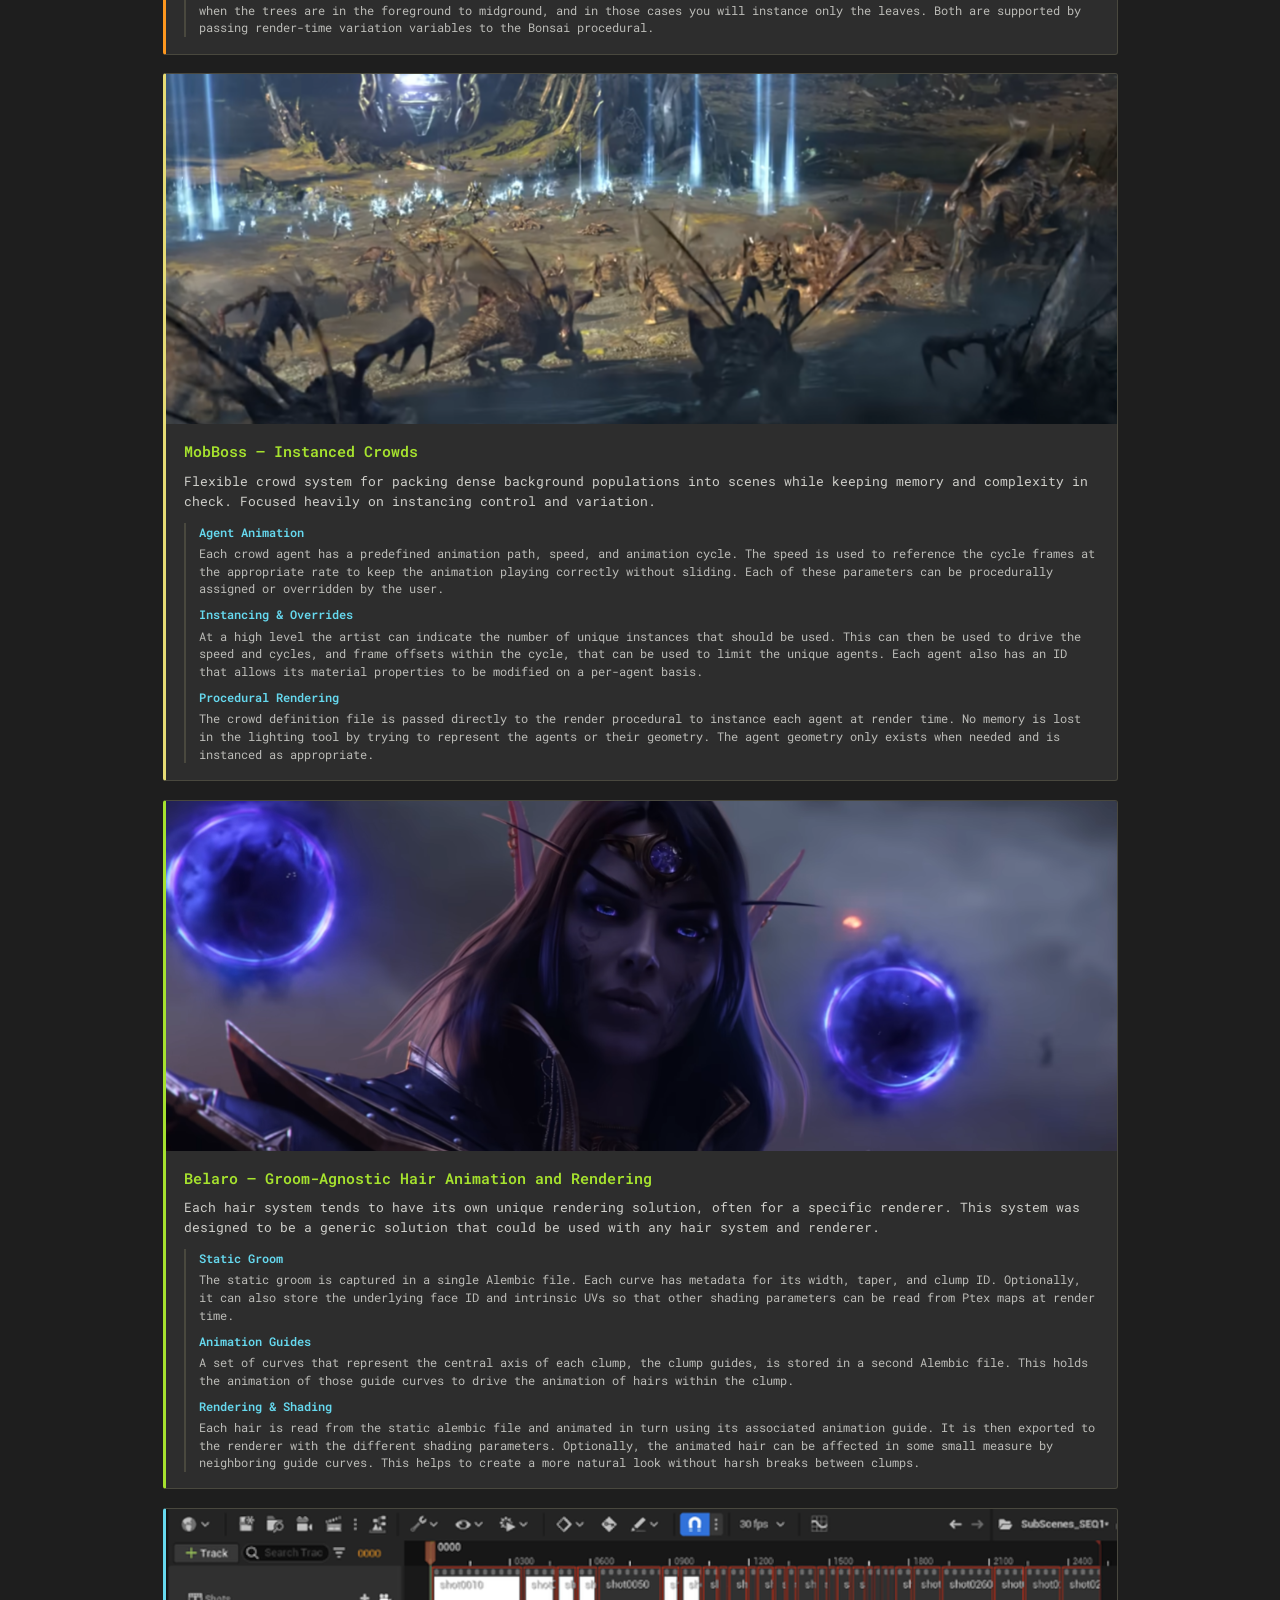
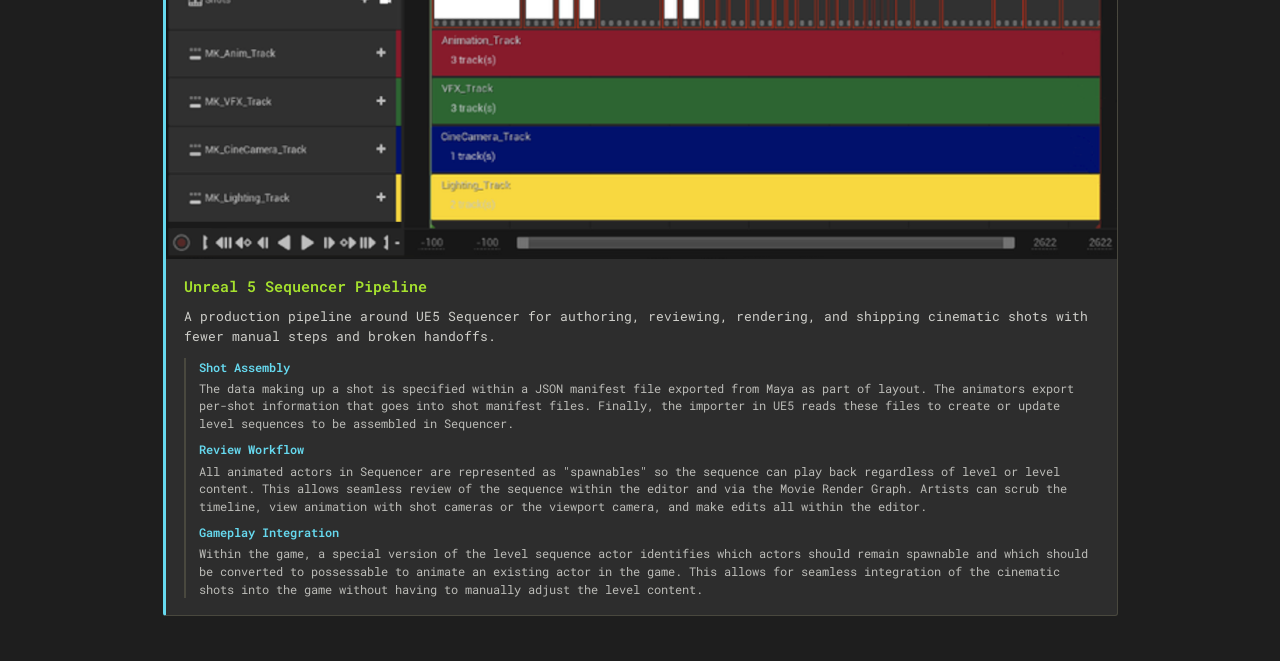
<file: portfolio.html>
<!DOCTYPE html>
<html lang="en">
<head>
    <meta charset="UTF-8">
    <meta name="viewport" content="width=device-width, initial-scale=1.0">
    <title>Portfolio — Tom Thompson</title>
    <link rel="preconnect" href="https://fonts.googleapis.com">
    <link rel="preconnect" href="https://fonts.gstatic.com" crossorigin>
    <link href="https://fonts.googleapis.com/css2?family=Roboto+Mono:wght@400;500;700&display=swap" rel="stylesheet">
    <link rel="stylesheet" href="css/style.css">
</head>
<body>

    <header id="site-header">
        <nav id="site-nav">
            <a href="index.html" class="nav-brand">Tom Thompson</a>
            <button class="nav-toggle" id="nav-toggle" aria-label="Toggle navigation">
                <span></span><span></span><span></span>
            </button>
            <ul id="nav-links">
                <li><a href="index.html">About</a></li>
                <li><a href="filmography.html">Filmography</a></li>
                <li><a href="cinematics.html">Cinematics</a></li>
                <li><a href="portfolio.html" class="active">Portfolio</a></li>
                <li><a href="resume.html">Resume</a></li>
                <li><a href="cv.html">CV</a></li>
            </ul>
            <div id="nav-social">
                <a href="https://github.com/tvthompsonii" class="social-link" target="_blank" rel="noopener noreferrer">GitHub</a>
                <a href="https://www.linkedin.com/in/tom-thompson-ii" class="social-link" target="_blank" rel="noopener noreferrer">LinkedIn</a>
                <a href="#" class="social-link obf-email" data-u="tvthompsonii" data-d="gmail.com">[email]</a>
            </div>
        </nav>
    </header>

    <main class="portfolio-page">
        <h1>Portfolio</h1>
        <p class="section-lead">This is a short summary of a few of the tools and systems I worked on over the years. There are many others, but these are selected for both thier variety and for being the ones I'm most proud of.</p>
        <div class="featured-grid">
            <article class="project-card project-card-featured">
                <div class="card-image">
                    <img src="images/portfolio/xgen.png" alt="Tangled lanterns - XGen">
                </div>
                <div class="project-body">
                    <div class="project-header">
                        <h3>XGen — Arbitrary Primitive Generator</h3>
                    </div>
                    <p class="project-summary">A flexible authoring system for placing and varying arbitrary primitives across surfaces. Primarily used as a grooming and animation tool for hair, it was also used as an instancing tool for grass, leaves, rocks, garland, fruit, and more. In this shot it was used for both hairstyles and the flowers in Rapunzel's hair.<br><i>Nominated for an Academy Scientific and Technical Award.</i></p>
                    
                    <div class="subprojects">
                        <div class="subproject">
                            <div class="subproject-header">
                                <span class="subproject-title">Arbitrary Primitive</span>
                            </div>
                            <p>The primary primitive type is curves, which are used for hair. An artist can place guide curves anywhere on the model and get naturally interpolated results. FX modules can be used to apply clumping, noise, curl, and other effects. The archive primitive type allows instancing any cached geometry, such as flowers or even trees.</p>
                        </div>
                        <div class="subproject">
                            <div class="subproject-header">
                                <span class="subproject-title">Distribution &amp; Generation</span>
                            </div>
                            <p>Primitive distribution is controlled by a Generator module. A built-in "random" generator can be used for hair generation and accounts for both density and shape variations across the surface. Other methods are also provided, including grid and point-based approaches, to allow precise control.</p>
                        </div>
                        <div class="subproject">
                            <div class="subproject-header">
                                <span class="subproject-title">Pipeline Integration &amp; Rendering</span>
                            </div>
                            <p>XGen provides multiple methods to integrate it into the asset generation, production, and rendering pipelines. For rendering, an artist can choose GL preview, geometry caching, or RenderMan support — both into DRA archives and through run-time generation with a RenderMan procedural.</p>
                        </div>
                    </div>
                </div>
            </article>

            <article class="project-card project-card-featured">
                <div class="card-image">
                    <img src="images/portfolio/bonsai.png" alt="Trees from Frozen 2">
                </div>
                <div class="project-body">
                    <div class="project-header">
                        <h3>Bonsai — Procedural Trees</h3>
                    </div>
                    <p class="project-summary">A procedural vegetation toolkit for growing editable trees from compact rules, then exporting production-ready geometry and LODs, allowing both procedural growth and artistic direction.<br><i>Nominated for an Academy Scientific and Technical Award.</i></p>
                    <div class="subprojects">
                        <div class="subproject">
                            <div class="subproject-header">
                                <span class="subproject-title">Node Graph</span>
                            </div>
                            <p>Each tree is described using a node graph. The nodes can be as simple as "trunk" or "branch". The parameters on the node are used to control the output of that node. For example, the trunk node has parameters to control its shape, whereas the branch node can indicate the number of branches, direction, and so forth. All of the values can be affected by a random "jitter" which is controlled by a global random seed per tree, allowing for variation in the tree's shape and structure.</p>
                        </div>
                        <div class="subproject">
                            <div class="subproject-header">
                                <span class="subproject-title">Instancing &amp; Rendering</span>
                            </div>
                            <p>In complex scenes it is necessary to instance as much as possible. In some cases you will want to instance the whole tree, perhaps in a large forest where a few unique trees may be enough. In other scenes you may need unique branch structures, such as when the trees are in the foreground to midground, and in those cases you will instance only the leaves. Both are supported by passing render-time variation variables to the Bonsai procedural.</p>
                        </div>
                    </div>
                </div>
            </article>

            <article class="project-card project-card-featured">
                <div class="card-image">
                    <img src="images/portfolio/mobboss.png" alt="Zergling swarm in Legacy of the Void">
                </div>
                <div class="project-body">
                    <div class="project-header">
                        <h3>MobBoss — Instanced Crowds</h3>
                    </div>
                    <p class="project-summary">Flexible crowd system for packing dense background populations into scenes while keeping memory and complexity in check. Focused heavily on instancing control and variation.</p>
                    <div class="subprojects">
                        <div class="subproject">
                            <div class="subproject-header">
                                <span class="subproject-title">Agent Animation</span>
                            </div>
                            <p>Each crowd agent has a predefined animation path, speed, and animation cycle. The speed is used to reference the cycle frames at the appropriate rate to keep the animation playing correctly without sliding. Each of these parameters can be procedurally assigned or overridden by the user.</p>
                        </div>
                        <div class="subproject">
                            <div class="subproject-header">
                                <span class="subproject-title">Instancing &amp; Overrides</span>
                            </div>
                            <p>At a high level the artist can indicate the number of unique instances that should be used. This can then be used to drive the speed and cycles, and frame offsets within the cycle, that can be used to limit the unique agents. Each agent also has an ID that allows its material properties to be modified on a per-agent basis.</p>
                        </div>
                        <div class="subproject">
                            <div class="subproject-header">
                                <span class="subproject-title">Procedural Rendering</span>
                            </div>
                            <p>The crowd definition file is passed directly to the render procedural to instance each agent at render time. No memory is lost in the lighting tool by trying to represent the agents or their geometry. The agent geometry only exists when needed and is instanced as appropriate.</p>
                        </div>
                    </div>
                </div>
            </article>

            <article class="project-card project-card-featured">
                <div class="card-image">
                    <img src="images/portfolio/belaro.png" alt="Belaro placeholder banner">
                </div>
                <div class="project-body">
                    <div class="project-header">
                        <h3>Belaro — Groom-Agnostic Hair Animation and Rendering</h3>
                    </div>
                    <p class="project-summary">Each hair system tends to have its own unique rendering solution, often for a specific renderer. This system was designed to be a generic solution that could be used with any hair system and renderer.</p>
                    <div class="subprojects">
                        <div class="subproject">
                            <div class="subproject-header">
                                <span class="subproject-title">Static Groom</span>
                            </div>
                            <p>The static groom is captured in a single Alembic file. Each curve has metadata for its width, taper, and clump ID. Optionally, it can also store the underlying face ID and intrinsic UVs so that other shading parameters can be read from Ptex maps at render time.</p>
                        </div>
                        <div class="subproject">
                            <div class="subproject-header">
                                <span class="subproject-title">Animation Guides</span>
                            </div>
                            <p>A set of curves that represent the central axis of each clump, the clump guides, is stored in a second Alembic file. This holds the animation of those guide curves to drive the animation of hairs within the clump.</p>
                        </div>
                        <div class="subproject">
                            <div class="subproject-header">
                                <span class="subproject-title">Rendering &amp; Shading</span>
                            </div>
                            <p>Each hair is read from the static alembic file and animated in turn using its associated animation guide. It is then exported to the renderer with the different shading parameters. Optionally, the animated hair can be affected in some small measure by neighboring guide curves. This helps to create a more natural look without harsh breaks between clumps.</p>
                        </div>
                    </div>
                </div>
            </article>

            <article class="project-card project-card-featured">
                <div class="card-image">
                    <img src="images/portfolio/sequencer.png" alt="Unreal 5 Sequencer Pipeline placeholder banner">
                </div>
                <div class="project-body">
                    <div class="project-header">
                        <h3>Unreal 5 Sequencer Pipeline</h3>
                    </div>
                    <p class="project-summary">A production pipeline around UE5 Sequencer for authoring, reviewing, rendering, and shipping cinematic shots with fewer manual steps and broken handoffs.</p>
                    <div class="subprojects">
                        <div class="subproject">
                            <div class="subproject-header">
                                <span class="subproject-title">Shot Assembly</span>
                            </div>
                            <p>The data making up a shot is specified within a JSON manifest file exported from Maya as part of layout. The animators export per-shot information that goes into shot manifest files. Finally, the importer in UE5 reads these files to create or update level sequences to be assembled in Sequencer.</p>
                        </div>
                        <div class="subproject">
                            <div class="subproject-header">
                                <span class="subproject-title">Review Workflow</span>
                            </div>
                            <p>All animated actors in Sequencer are represented as "spawnables" so the sequence can play back regardless of level or level content. This allows seamless review of the sequence within the editor and via the Movie Render Graph. Artists can scrub the timeline, view animation with shot cameras or the viewport camera, and make edits all within the editor.</p>
                        </div>
                        <div class="subproject">
                            <div class="subproject-header">
                                <span class="subproject-title">Gameplay Integration</span>
                            </div>
                            <p>Within the game, a special version of the level sequence actor identifies which actors should remain spawnable and which should be converted to possessable to animate an existing actor in the game. This allows for seamless integration of the cinematic shots into the game without having to manually adjust the level content.</p>
                        </div>
                    </div>
                </div>
            </article>
        </div>
    </main>

    <script src="js/site.js"></script>
</body>
</html>
</file>
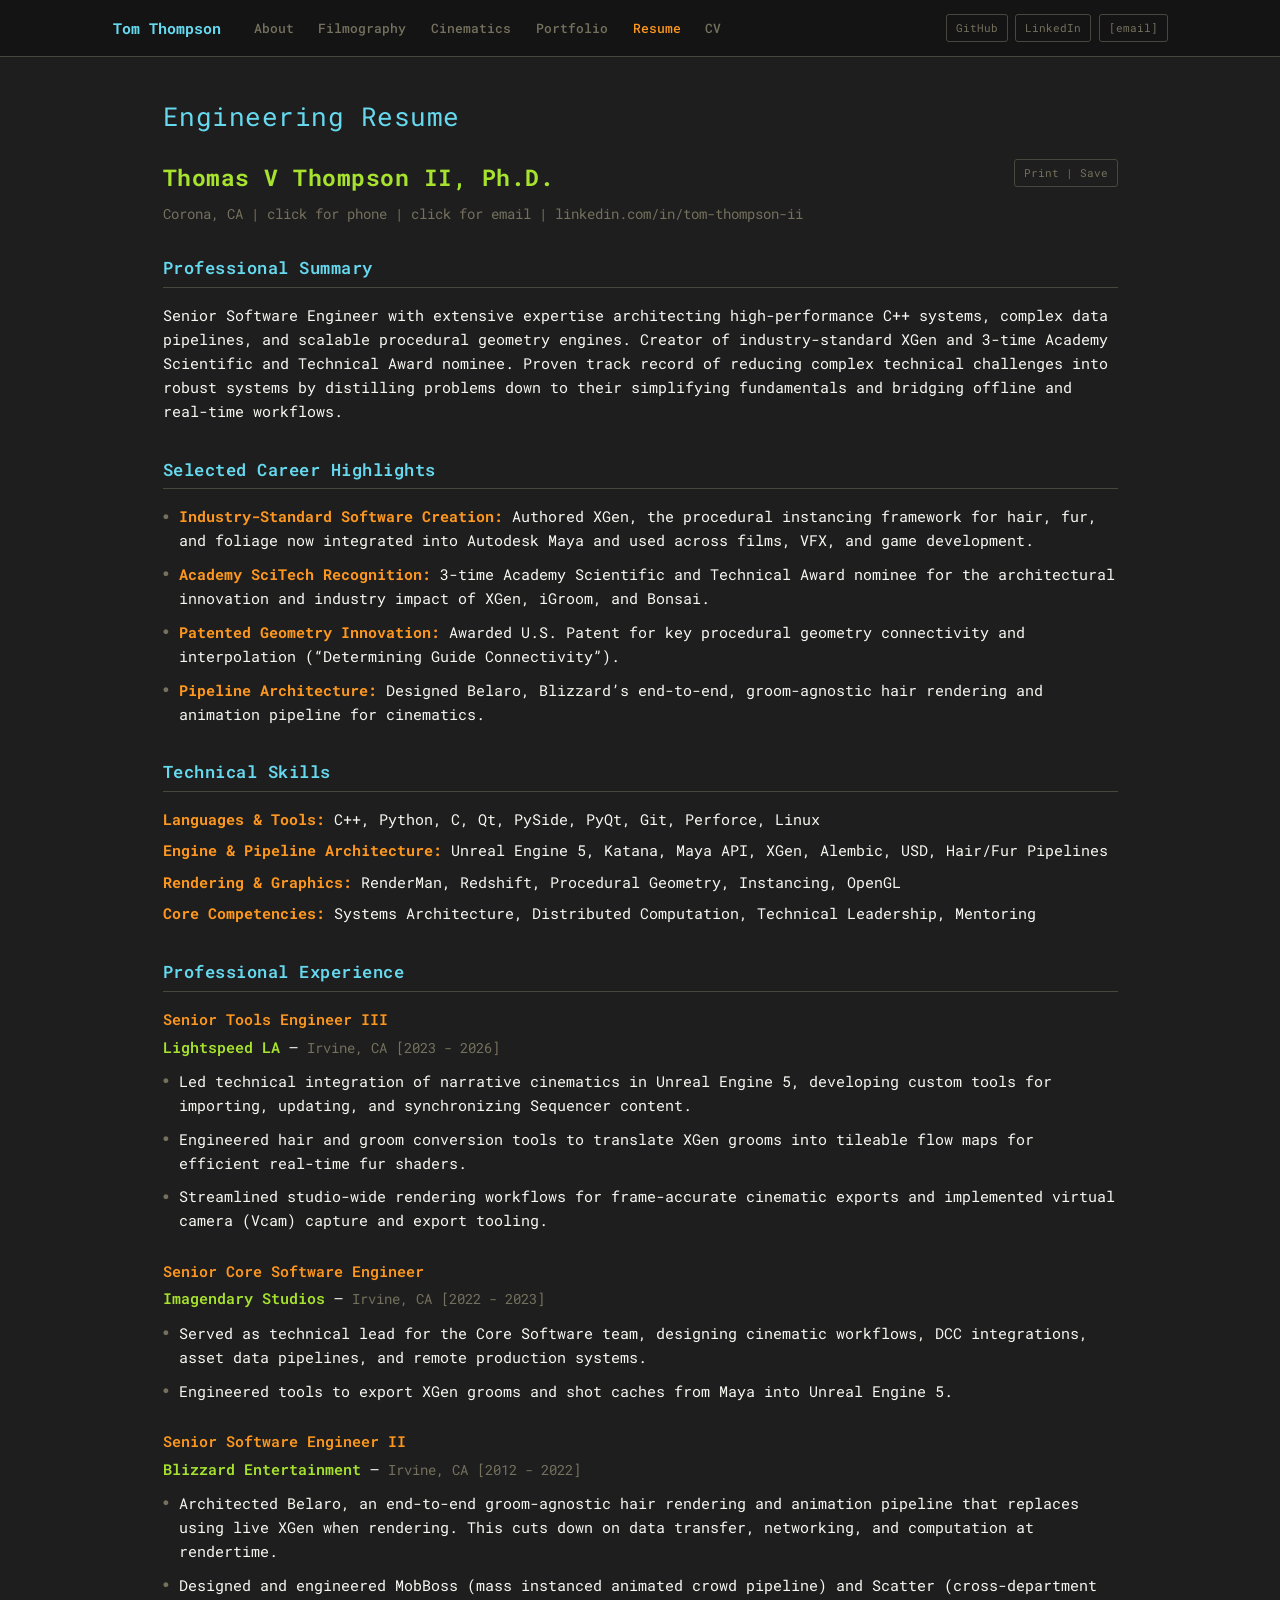
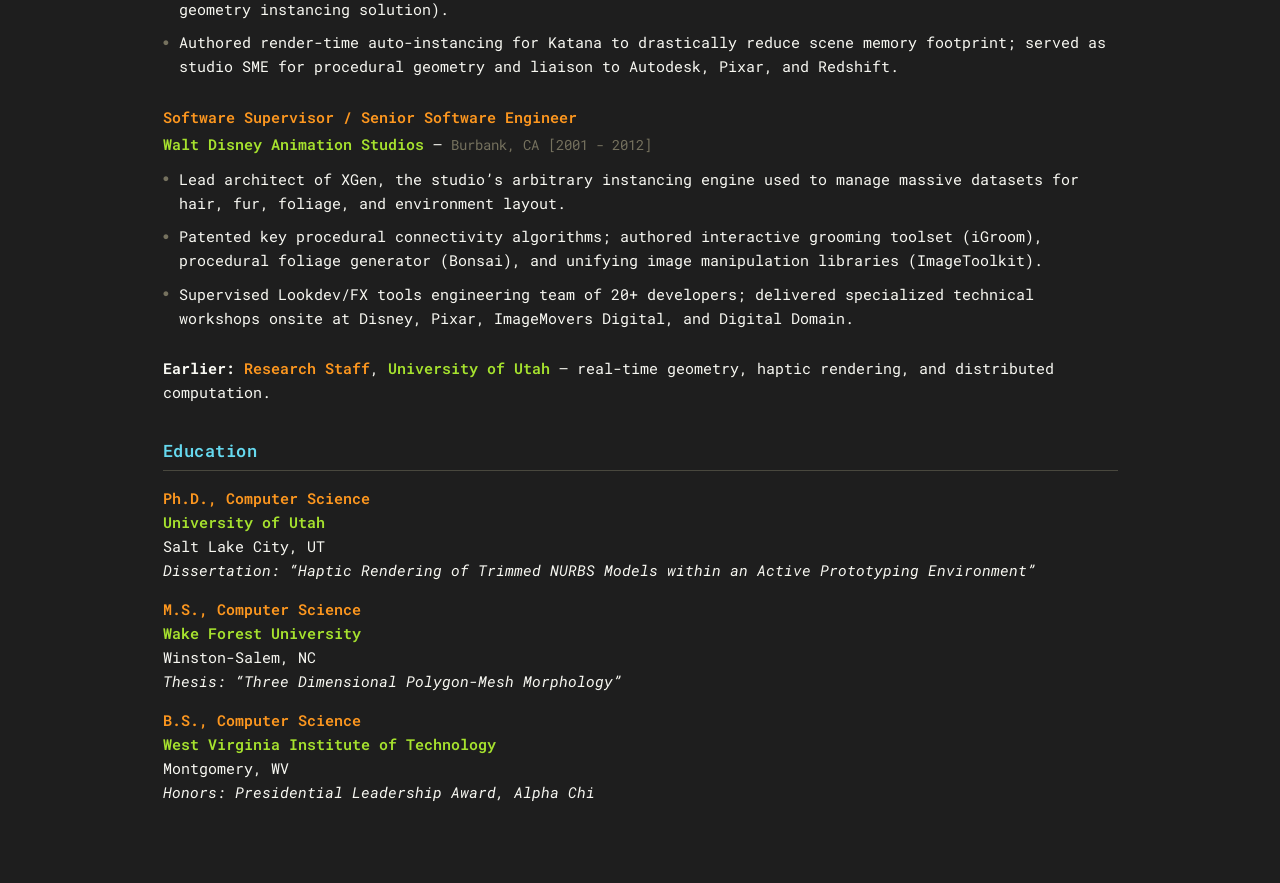
<file: resume.html>
<!DOCTYPE html>
<html lang="en">
<head>
    <meta charset="UTF-8">
    <meta name="viewport" content="width=device-width, initial-scale=1.0">
    <title>Resume — Tom Thompson</title>
    <link rel="preconnect" href="https://fonts.googleapis.com">
    <link rel="preconnect" href="https://fonts.gstatic.com" crossorigin>
    <link href="https://fonts.googleapis.com/css2?family=Roboto+Mono:wght@400;500;700&display=swap" rel="stylesheet">
    <link rel="stylesheet" href="css/style.css">
</head>
<body>

    <header id="site-header">
        <nav id="site-nav">
            <a href="index.html" class="nav-brand">Tom Thompson</a>
            <button class="nav-toggle" id="nav-toggle" aria-label="Toggle navigation">
                <span></span><span></span><span></span>
            </button>
            <ul id="nav-links">
                <li><a href="index.html">About</a></li>
                <li><a href="filmography.html">Filmography</a></li>
                <li><a href="cinematics.html">Cinematics</a></li>
                <li><a href="portfolio.html">Portfolio</a></li>
                <li><a href="resume.html" class="active">Resume</a></li>
                <li><a href="cv.html">CV</a></li>
            </ul>
            <div id="nav-social">
                <a href="https://github.com/tvthompsonii" class="social-link" target="_blank" rel="noopener noreferrer">GitHub</a>
                <a href="https://www.linkedin.com/in/tom-thompson-ii" class="social-link" target="_blank" rel="noopener noreferrer">LinkedIn</a>
                <a href="#" class="social-link obf-email" data-u="tvthompsonii" data-d="gmail.com">[email]</a>
            </div>
        </nav>
    </header>

    <main class="resume-page">
        <h1>Engineering Resume</h1>

        <header class="resume-header">
            <div class="resume-header-top">
                <p class="resume-name">Thomas V Thompson II, Ph.D.</p>
                <a href="resources/TomThompsonResume2026.pdf" class="social-link resume-print-btn" target="_blank" rel="noopener noreferrer">Print | Save</a>
            </div>
            <p class="resume-contact">
                Corona, CA |
                <a href="#" class="obf-phone" data-a="818" data-p="915" data-n="1716">click for phone</a> |
                <a href="#" class="obf-email obf-email-inline" data-u="tvthompsonii" data-d="gmail.com">click for email</a> |
                <a href="https://www.linkedin.com/in/tom-thompson-ii" target="_blank" rel="noopener noreferrer">linkedin.com/in/tom-thompson-ii</a>
            </p>
        </header>

        <section class="resume-section">
            <h2>Professional Summary</h2>
            <p>Senior Software Engineer with extensive expertise architecting high-performance C++ systems, complex data pipelines, and scalable procedural geometry engines. Creator of industry-standard XGen and 3-time Academy Scientific and Technical Award nominee. Proven track record of reducing complex technical challenges into robust systems by distilling problems down to their simplifying fundamentals and bridging offline and real-time workflows.</p>
        </section>

        <section class="resume-section">
            <h2>Selected Career Highlights</h2>
            <ul class="resume-accent-labels">
                <li><b>Industry-Standard Software Creation:</b> Authored XGen, the procedural instancing framework for hair, fur, and foliage now integrated into Autodesk Maya and used across films, VFX, and game development.</li>
                <li><b>Academy SciTech Recognition:</b> 3-time Academy Scientific and Technical Award nominee for the architectural innovation and industry impact of XGen, iGroom, and Bonsai.</li>
                <li><b>Patented Geometry Innovation:</b> Awarded U.S. Patent for key procedural geometry connectivity and interpolation (“Determining Guide Connectivity”).</li>
                <li><b>Pipeline Architecture:</b> Designed Belaro, Blizzard’s end-to-end, groom-agnostic hair rendering and animation pipeline for cinematics.</li>
            </ul>
        </section>

        <section class="resume-section">
            <h2>Technical Skills</h2>
            <ul class="resume-skills resume-skills-plain resume-accent-labels">
                <li><b>Languages &amp; Tools:</b> C++, Python, C, Qt, PySide, PyQt, Git, Perforce, Linux</li>
                <li><b>Engine &amp; Pipeline Architecture:</b> Unreal Engine 5, Katana, Maya API, XGen, Alembic, USD, Hair/Fur Pipelines</li>
                <li><b>Rendering &amp; Graphics:</b> RenderMan, Redshift, Procedural Geometry, Instancing, OpenGL</li>
                <li><b>Core Competencies:</b> Systems Architecture, Distributed Computation, Technical Leadership, Mentoring</li>
            </ul>
        </section>

        <section class="resume-section">
            <h2>Professional Experience</h2>

            <article class="resume-job">
                <h3 class="resume-title">Senior Tools Engineer III</h3>
                <p class="resume-job-line">
                    <a href="https://lightspeed.la/" class="resume-company" target="_blank" rel="noopener noreferrer">Lightspeed LA</a> —
                    <span class="resume-location">Irvine, CA</span>
                    <span class="resume-dates">[2023 - 2026]</span>
                </p>
                <ul>
                    <li>Led technical integration of narrative cinematics in Unreal Engine 5, developing custom tools for importing, updating, and synchronizing Sequencer content.</li>
                    <li>Engineered hair and groom conversion tools to translate XGen grooms into tileable flow maps for efficient real-time fur shaders.</li>
                    <li>Streamlined studio-wide rendering workflows for frame-accurate cinematic exports and implemented virtual camera (Vcam) capture and export tooling.</li>
                </ul>
            </article>

            <article class="resume-job">
                <h3 class="resume-title">Senior Core Software Engineer</h3>
                <p class="resume-job-line">
                    <a href="https://www.imagendary.com/" class="resume-company" target="_blank" rel="noopener noreferrer">Imagendary Studios</a> —
                    <span class="resume-location">Irvine, CA</span>
                    <span class="resume-dates">[2022 - 2023]</span>
                </p>
                <ul>
                    <li>Served as technical lead for the Core Software team, designing cinematic workflows, DCC integrations, asset data pipelines, and remote production systems.</li>
                    <li>Engineered tools to export XGen grooms and shot caches from Maya into Unreal Engine 5.</li>
                </ul>
            </article>

            <article class="resume-job">
                <h3 class="resume-title">Senior Software Engineer II</h3>
                <p class="resume-job-line">
                    <a href="https://www.blizzard.com/" class="resume-company" target="_blank" rel="noopener noreferrer">Blizzard Entertainment</a> —
                    <span class="resume-location">Irvine, CA</span>
                    <span class="resume-dates">[2012 - 2022]</span>
                </p>
                <ul>
                    <li>Architected Belaro, an end-to-end groom-agnostic hair rendering and animation pipeline that replaces using live XGen when rendering. This cuts down on data transfer, networking, and computation at rendertime.</li>
                    <li>Designed and engineered MobBoss (mass instanced animated crowd pipeline) and Scatter (cross-department geometry instancing solution).</li>
                    <li>Authored render-time auto-instancing for Katana to drastically reduce scene memory footprint; served as studio SME for procedural geometry and liaison to Autodesk, Pixar, and Redshift.</li>
                </ul>
            </article>

            <article class="resume-job">
                <h3 class="resume-title">Software Supervisor / Senior Software Engineer</h3>
                <p class="resume-job-line">
                    <a href="https://www.disneyanimation.com/" class="resume-company" target="_blank" rel="noopener noreferrer">Walt Disney Animation Studios</a> —
                    <span class="resume-location">Burbank, CA</span>
                    <span class="resume-dates">[2001 - 2012]</span>
                </p>
                <ul>
                    <li>Lead architect of XGen, the studio’s arbitrary instancing engine used to manage massive datasets for hair, fur, foliage, and environment layout.</li>
                    <li>Patented key procedural connectivity algorithms; authored interactive grooming toolset (iGroom), procedural foliage generator (Bonsai), and unifying image manipulation libraries (ImageToolkit).</li>
                    <li>Supervised Lookdev/FX tools engineering team of 20+ developers; delivered specialized technical workshops onsite at Disney, Pixar, ImageMovers Digital, and Digital Domain.</li>
                </ul>
            </article>

            <p><b>Earlier:</b> <span class="resume-role">Research Staff</span>, <a href="https://www.utah.edu/" class="resume-company" target="_blank" rel="noopener noreferrer">University of Utah</a> — real-time geometry, haptic rendering, and distributed computation.</p>
        </section>

        <section class="resume-section">
            <h2>Education</h2>

            <article class="resume-entry">
                <div class="resume-degree">Ph.D., Computer Science</div>
                <a href="https://www.utah.edu/" class="resume-school" target="_blank" rel="noopener noreferrer">University of Utah</a>
                <p>Salt Lake City, UT</p>
                <p><i>Dissertation: “Haptic Rendering of Trimmed NURBS Models within an Active Prototyping Environment”</i></p>
            </article>

            <article class="resume-entry">
                <div class="resume-degree">M.S., Computer Science</div>
                <a href="https://www.wfu.edu/" class="resume-school" target="_blank" rel="noopener noreferrer">Wake Forest University</a>
                <p>Winston-Salem, NC</p>
                <p><i>Thesis: “Three Dimensional Polygon-Mesh Morphology”</i></p>
            </article>

            <article class="resume-entry">
                <div class="resume-degree">B.S., Computer Science</div>
                <a href="https://www.wvutech.edu/" class="resume-school" target="_blank" rel="noopener noreferrer">West Virginia Institute of Technology</a>
                <p>Montgomery, WV</p>
                <p><i>Honors: Presidential Leadership Award, Alpha Chi</i></p>
            </article>
        </section>
    </main>

    <script src="js/site.js"></script>
</body>
</html>
</file>
<file: css/style.css>
:root {
    --bg: #1e1e1e;
    --surface: #2d2d2d;
    --header: #141414;
    --text: #f8f8f2;
    --text-muted: #75715e;
    --border: #49483e;
    --accent-blue: #66d9ef;
    --accent-blue-hover: #8be4f5;
    --accent-warm: #fd971f;
    --accent-lime: #a6e22e;
    --nav-height: 56px;
    --content-max: 1000px;
    --radius: 3px;
}

*, *::before, *::after {
    box-sizing: border-box;
    margin: 0;
    padding: 0;
}

html {
    font-size: 15px;
    scroll-behavior: smooth;
}

body {
    font-family: 'Roboto Mono', 'Cascadia Code', Consolas, 'Courier New', monospace;
    background: var(--bg);
    color: var(--text);
    line-height: 1.6;
    min-height: 100vh;
}

a {
    color: var(--accent-warm);
    text-decoration: none;
}

a:hover {
    color: #e6db74;
    text-decoration: underline;
}

#site-header {
    background: var(--header);
    position: sticky;
    top: 0;
    z-index: 100;
    border-bottom: 1px solid var(--border);
}

#site-nav {
    max-width: 1100px;
    margin: 0 auto;
    padding: 0 1.5rem;
    height: var(--nav-height);
    display: flex;
    align-items: center;
    gap: 1.5rem;
}

.nav-brand {
    color: var(--accent-blue);
    font-weight: 700;
    font-size: 1rem;
    text-decoration: none;
    white-space: nowrap;
    flex-shrink: 0;
}

.nav-brand:hover {
    color: var(--accent-blue-hover);
    text-decoration: none;
}

#nav-links {
    display: flex;
    list-style: none;
    gap: 0.25rem;
    flex: 1;
}

#nav-links a {
    color: var(--text-muted);
    text-decoration: none;
    padding: 0.35rem 0.7rem;
    border-radius: var(--radius);
    font-size: 0.875rem;
    font-weight: 500;
    transition: color 0.15s, background 0.15s;
    display: block;
    border-bottom: none;
}

#nav-links a:hover {
    color: var(--text);
    background: rgba(255, 255, 255, 0.05);
    text-decoration: none;
}

#nav-links a.active {
    color: var(--accent-warm);
}

#nav-social {
    display: flex;
    align-items: center;
    gap: 0.5rem;
    flex-shrink: 0;
}

.social-link {
    color: var(--text-muted);
    font-size: 0.75rem;
    padding: 0.25rem 0.6rem;
    border: 1px solid var(--border);
    border-radius: var(--radius);
    text-decoration: none;
    transition: color 0.15s, border-color 0.15s;
}

.social-link:hover {
    color: var(--accent-blue);
    border-color: var(--accent-blue);
    text-decoration: none;
}

.obf-email,
.obf-phone {
    cursor: pointer;
}

.obf-email-inline {
    color: var(--accent-warm);
    text-decoration: none;
}

.obf-email-inline:hover {
    color: #e6db74;
    text-decoration: underline;
}

.nav-toggle {
    display: none;
    flex-direction: column;
    gap: 5px;
    background: none;
    border: none;
    cursor: pointer;
    padding: 0.5rem;
    margin-left: auto;
    flex-shrink: 0;
}

.nav-toggle span {
    display: block;
    width: 20px;
    height: 2px;
    background: var(--text-muted);
    border-radius: 1px;
}

main {
    max-width: var(--content-max);
    margin: 0 auto;
    padding: 2.5rem 1.5rem 3rem;
}

h1 {
    font-weight: 400;
    letter-spacing: 0.5px;
    color: var(--accent-blue);
    font-size: 1.75rem;
}

h2 {
    font-weight: 500;
    letter-spacing: 0.5px;
    margin-bottom: 8px;
    color: var(--accent-blue);
    font-size: 1.1rem;
}

hr {
    border: 0;
    height: 1px;
    background: var(--border);
    margin: 2.5rem 0;
}

.section-lead {
    color: var(--text-muted);
    margin-bottom: 1.5rem;
}

.about-hero {
    display: flex;
    gap: 2rem;
    align-items: center;
    text-align: left;
}

.portrait {
    width: 165px;
    height: 165px;
    border-radius: 6px;
    object-fit: cover;
    border: 3px solid var(--accent-blue);
    box-shadow: 0 10px 28px rgba(166, 226, 46, 0.35);
    flex-shrink: 0;
}

.about-intro h1 {
    margin-bottom: 0.35rem;
}

.headline {
    font-weight: 400;
    letter-spacing: 0.5px;
    margin-bottom: 1rem;
    color: var(--accent-warm);
    font-size: 1.1rem;
}

.about-links {
    margin-top: 1rem;
}

.about-links a {
    margin-right: 1rem;
}

.education-grid {
    display: grid;
    grid-template-columns: repeat(3, 1fr);
    gap: 24px;
    margin-top: 1.5rem;
    text-align: center;
}

.edu-card {
    position: relative;
}

.edu-card h3 {
    margin: 14px 0 6px;
    font-size: 1rem;
    font-weight: 600;
}

.edu-card p {
    margin: 0;
    font-size: 0.9rem;
    color: var(--text-muted);
}

.edu-card a {
    border-bottom: none;
    color: inherit;
}

.edu-card a:hover {
    color: var(--accent-blue);
    text-decoration: none;
}

.edu-image-wrap {
    position: relative;
    aspect-ratio: 2 / 3;
    overflow: hidden;
    border-radius: var(--radius);
    box-shadow: 0 4px 14px rgba(0, 0, 0, 0.45);
    border: 1px solid var(--border);
}

.edu-image-wrap > .edu-campus {
    width: 100%;
    height: 100%;
    object-fit: cover;
    display: block;
    transition: filter 0.45s ease, transform 0.45s ease;
}

.education-grid:has(.edu-card:hover) .edu-card:not(:hover) .edu-campus {
    filter: grayscale(100%);
}

.edu-card:hover .edu-image-wrap {
    z-index: 1;
}

.edu-card:hover .edu-campus {
    transform: scale(1.1);
}

.edu-image-wrap-wvutech .edu-campus {
    object-position: 28% center;
}

.filmography-grid {
    display: grid;
    grid-template-columns: repeat(3, 1fr);
    gap: 24px;
    margin-top: 1.5rem;
    text-align: center;
}

.film-card {
    position: relative;
}

.film-card a {
    border-bottom: none;
    color: inherit;
}

.film-card a:hover {
    color: var(--accent-blue);
    text-decoration: none;
}

.film-card h3 {
    margin: 14px 0 0;
    font-size: 1rem;
    font-weight: 600;
    line-height: 1.3;
}

.film-image-wrap {
    position: relative;
    aspect-ratio: 2 / 3;
    overflow: hidden;
    border-radius: var(--radius);
    box-shadow: 0 4px 14px rgba(0, 0, 0, 0.45);
    border: 1px solid var(--border);
}

.film-image-wrap > .film-poster {
    width: 100%;
    height: 100%;
    object-fit: cover;
    display: block;
    transition: filter 0.45s ease, transform 0.45s ease;
}

.filmography-grid:has(.film-card:hover) .film-card:not(:hover) .film-poster {
    filter: grayscale(100%);
}

.film-card:hover .film-image-wrap {
    z-index: 1;
}

.film-card:hover .film-poster {
    transform: scale(1.1);
}

.cinematics-grid {
    display: grid;
    grid-template-columns: repeat(2, 1fr);
    gap: 24px;
    margin-top: 1.5rem;
    text-align: center;
}

.cinematic-card {
    position: relative;
}

.cinematic-card a {
    border-bottom: none;
    color: inherit;
}

.cinematic-card a:hover {
    color: var(--accent-blue);
    text-decoration: none;
}

.cinematic-card h3 {
    margin: 14px 0 0;
    font-size: 1rem;
    font-weight: 600;
    line-height: 1.3;
}

.cinematic-image-wrap {
    position: relative;
    aspect-ratio: 16 / 9;
    overflow: hidden;
    border-radius: var(--radius);
    box-shadow: 0 4px 14px rgba(0, 0, 0, 0.45);
    border: 1px solid var(--border);
}

.cinematic-image-wrap > .cinematic-thumb {
    width: 100%;
    height: 100%;
    object-fit: cover;
    display: block;
    transition: filter 0.45s ease, transform 0.45s ease;
}

.cinematics-grid:has(.cinematic-card:hover) .cinematic-card:not(:hover) .cinematic-thumb {
    filter: grayscale(100%);
}

.cinematic-card:hover .cinematic-image-wrap {
    z-index: 1;
}

.cinematic-card:hover .cinematic-thumb {
    transform: scale(1.1);
}

.placeholder-section {
    color: var(--text-muted);
    padding: 2rem 0;
}

.featured-grid {
    display: flex;
    flex-direction: column;
    gap: 1.25rem;
}

.project-card {
    background: var(--surface);
    border: 1px solid var(--border);
    border-left-width: 3px;
    border-radius: var(--radius);
    overflow: hidden;
    transition: background 0.15s;
}

.project-card:hover {
    background: #363636;
}

.project-card:nth-child(1) { border-left-color: #f92672; }
.project-card:nth-child(2) { border-left-color: var(--accent-warm); }
.project-card:nth-child(3) { border-left-color: #e6db74; }
.project-card:nth-child(4) { border-left-color: var(--accent-lime); }
.project-card:nth-child(5) { border-left-color: var(--accent-blue); }

.card-image {
    width: 100%;
    height: 350px;
    overflow: hidden;
    flex-shrink: 0;
}

.card-image img {
    width: 100%;
    height: 100%;
    object-fit: cover;
    object-position: center;
    display: block;
    transition: transform 0.4s ease;
}

.project-card-featured:hover .card-image img {
    transform: scale(1.02);
}

.project-body {
    padding: 1rem 1.25rem 1.1rem;
}

.project-header {
    display: flex;
    align-items: baseline;
    gap: 0.75rem;
    margin-bottom: 0.5rem;
    flex-wrap: wrap;
}

.project-header h3 {
    font-size: 1rem;
    font-weight: 600;
    color: var(--accent-lime);
}

.project-summary {
    font-size: 0.875rem;
    color: var(--text);
    opacity: 0.8;
    margin-bottom: 0.75rem;
    line-height: 1.55;
}

.subprojects {
    display: flex;
    flex-direction: column;
    gap: 0.5rem;
    border-left: 2px solid var(--border);
    padding-left: 0.85rem;
}

.subproject-header {
    display: flex;
    align-items: baseline;
    gap: 0.6rem;
    margin-bottom: 0.2rem;
}

.subproject-title {
    font-size: 0.8rem;
    font-weight: 600;
    color: var(--accent-blue);
}

.subproject p {
    font-size: 0.785rem;
    color: var(--text);
    opacity: 0.7;
    line-height: 1.5;
    margin: 0;
}

.resume-header {
    margin-bottom: 2rem;
}

.resume-header-top {
    display: flex;
    justify-content: space-between;
    align-items: flex-start;
    gap: 1rem;
    margin-bottom: 0.5rem;
}

.resume-page > h1 {
    margin-bottom: 1.5rem;
}

.resume-name {
    color: var(--accent-lime);
    font-size: 1.5rem;
    font-weight: 700;
    letter-spacing: 0.5px;
}

.resume-print-btn {
    flex-shrink: 0;
    cursor: pointer;
    font-family: inherit;
    line-height: inherit;
    background: transparent;
    appearance: none;
    -webkit-appearance: none;
}

.resume-print-btn:hover {
    background: transparent;
}

.resume-contact {
    color: var(--text-muted);
    font-size: 0.95rem;
}

.resume-contact a {
    color: inherit;
    border-bottom: none;
}

.resume-contact a:hover {
    color: var(--text);
    text-decoration: underline;
}

.resume-section {
    margin-bottom: 2.25rem;
}

.resume-section h2 {
    font-size: 1.1rem;
    font-weight: 600;
    color: var(--accent-blue);
    border-bottom: 1px solid var(--border);
    padding-bottom: 0.35rem;
    margin-bottom: 1rem;
}

.resume-section p,
.resume-section li {
    color: var(--text);
}

.resume-section ul {
    list-style: none;
    padding: 0;
}

.resume-section ul li {
    position: relative;
    padding-left: 1.1rem;
    margin-bottom: 0.65rem;
}

.resume-section ul li::before {
    content: "●";
    position: absolute;
    left: 0;
    color: var(--text-muted);
    font-size: 0.75rem;
    top: 0.15rem;
}

.resume-job {
    margin-bottom: 1.75rem;
}

.resume-job-meta {
    display: flex;
    flex-wrap: wrap;
    gap: 0.35rem 1rem;
    align-items: baseline;
    margin-bottom: 0.25rem;
}

.resume-company {
    color: var(--accent-lime);
    font-weight: 600;
    text-decoration: none;
    border-bottom: none;
}

.resume-company:hover {
    color: #c4f25c;
    text-decoration: underline;
}

.resume-location,
.resume-dates {
    color: var(--text-muted);
    font-size: 0.9rem;
}

.resume-title {
    color: var(--accent-warm);
    font-size: 1rem;
    font-weight: 600;
    margin-bottom: 0.65rem;
}

.resume-job > .resume-title:first-child {
    margin-bottom: 0.25rem;
}

.resume-job-line {
    margin-bottom: 0.65rem;
}

.resume-entry {
    margin-bottom: 1rem;
}

.resume-school {
    color: var(--accent-lime);
    font-weight: 600;
    text-decoration: none;
    border-bottom: none;
}

.resume-school:hover {
    color: #c4f25c;
    text-decoration: underline;
}

.resume-degree,
.resume-role {
    color: var(--accent-warm);
    font-weight: 600;
}

.resume-degree {
    margin-top: 0.15rem;
}

.resume-edu-detail {
    color: var(--text-muted);
    font-size: 0.9rem;
}

.resume-skills li::before {
    content: none;
}

.resume-skills li {
    padding-left: 0;
    margin-bottom: 0.5rem;
}

.resume-skills strong {
    color: var(--text-muted);
}

.resume-section .resume-skills-plain li {
    padding-left: 0;
    margin-bottom: 0.5rem;
}

.resume-section .resume-skills-plain li::before {
    content: none;
}

.resume-accent-labels b {
    color: var(--accent-warm);
}

@media (max-width: 768px) {
    .nav-toggle {
        display: flex;
    }

    #site-nav {
        flex-wrap: wrap;
        height: auto;
        padding: 0.75rem 1rem;
        gap: 0;
    }

    #nav-links,
    #nav-social {
        display: none;
        width: 100%;
        flex-direction: column;
        padding: 0.75rem 0 0.25rem;
    }

    #nav-links {
        gap: 0;
    }

    #nav-social {
        gap: 0.5rem;
        padding-bottom: 0.5rem;
    }

    #site-nav.nav-open #nav-links,
    #site-nav.nav-open #nav-social {
        display: flex;
    }

    .about-hero {
        flex-direction: column;
        align-items: center;
        text-align: center;
    }

    .portrait {
        width: 135px;
        height: 135px;
    }

    .card-image {
        height: 180px;
    }

    .education-grid,
    .filmography-grid,
    .cinematics-grid {
        grid-template-columns: 1fr;
        max-width: 320px;
        margin-left: auto;
        margin-right: auto;
    }

    .cinematics-grid {
        max-width: 100%;
    }
}
</file>
